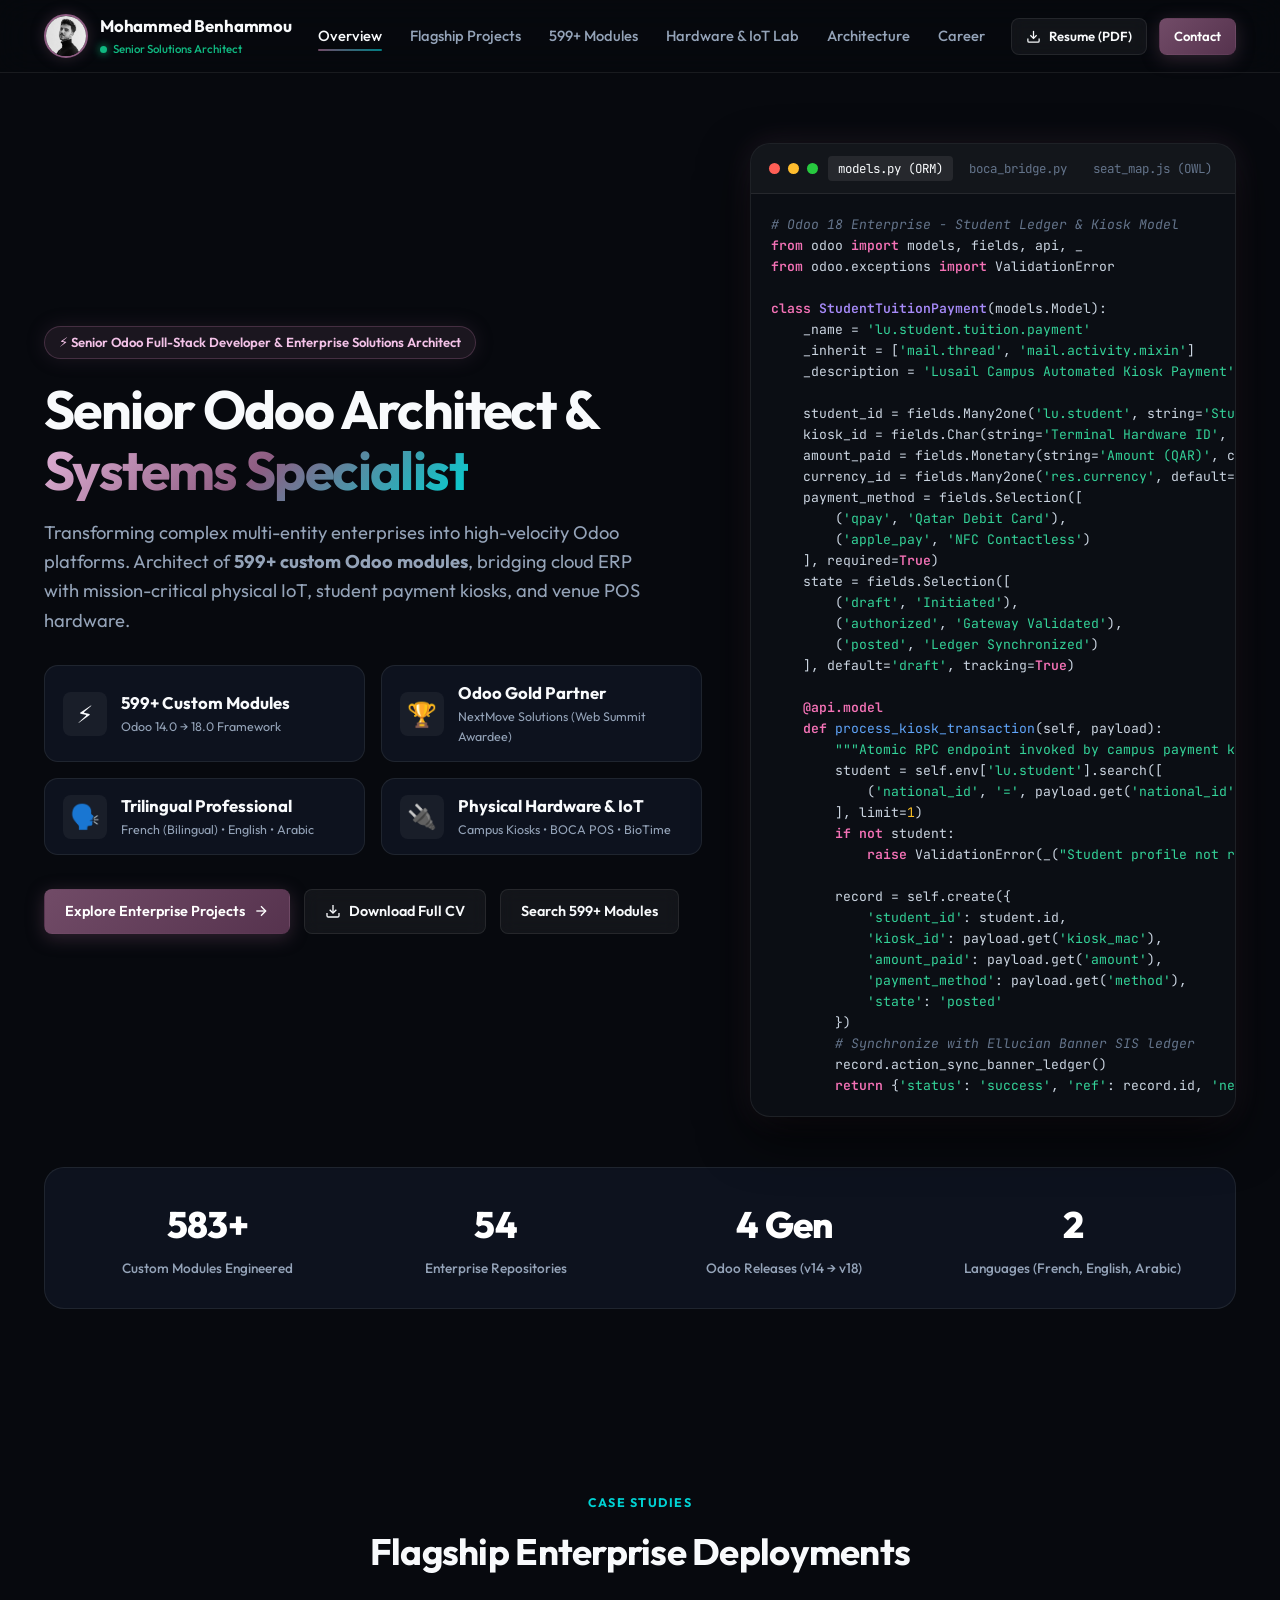
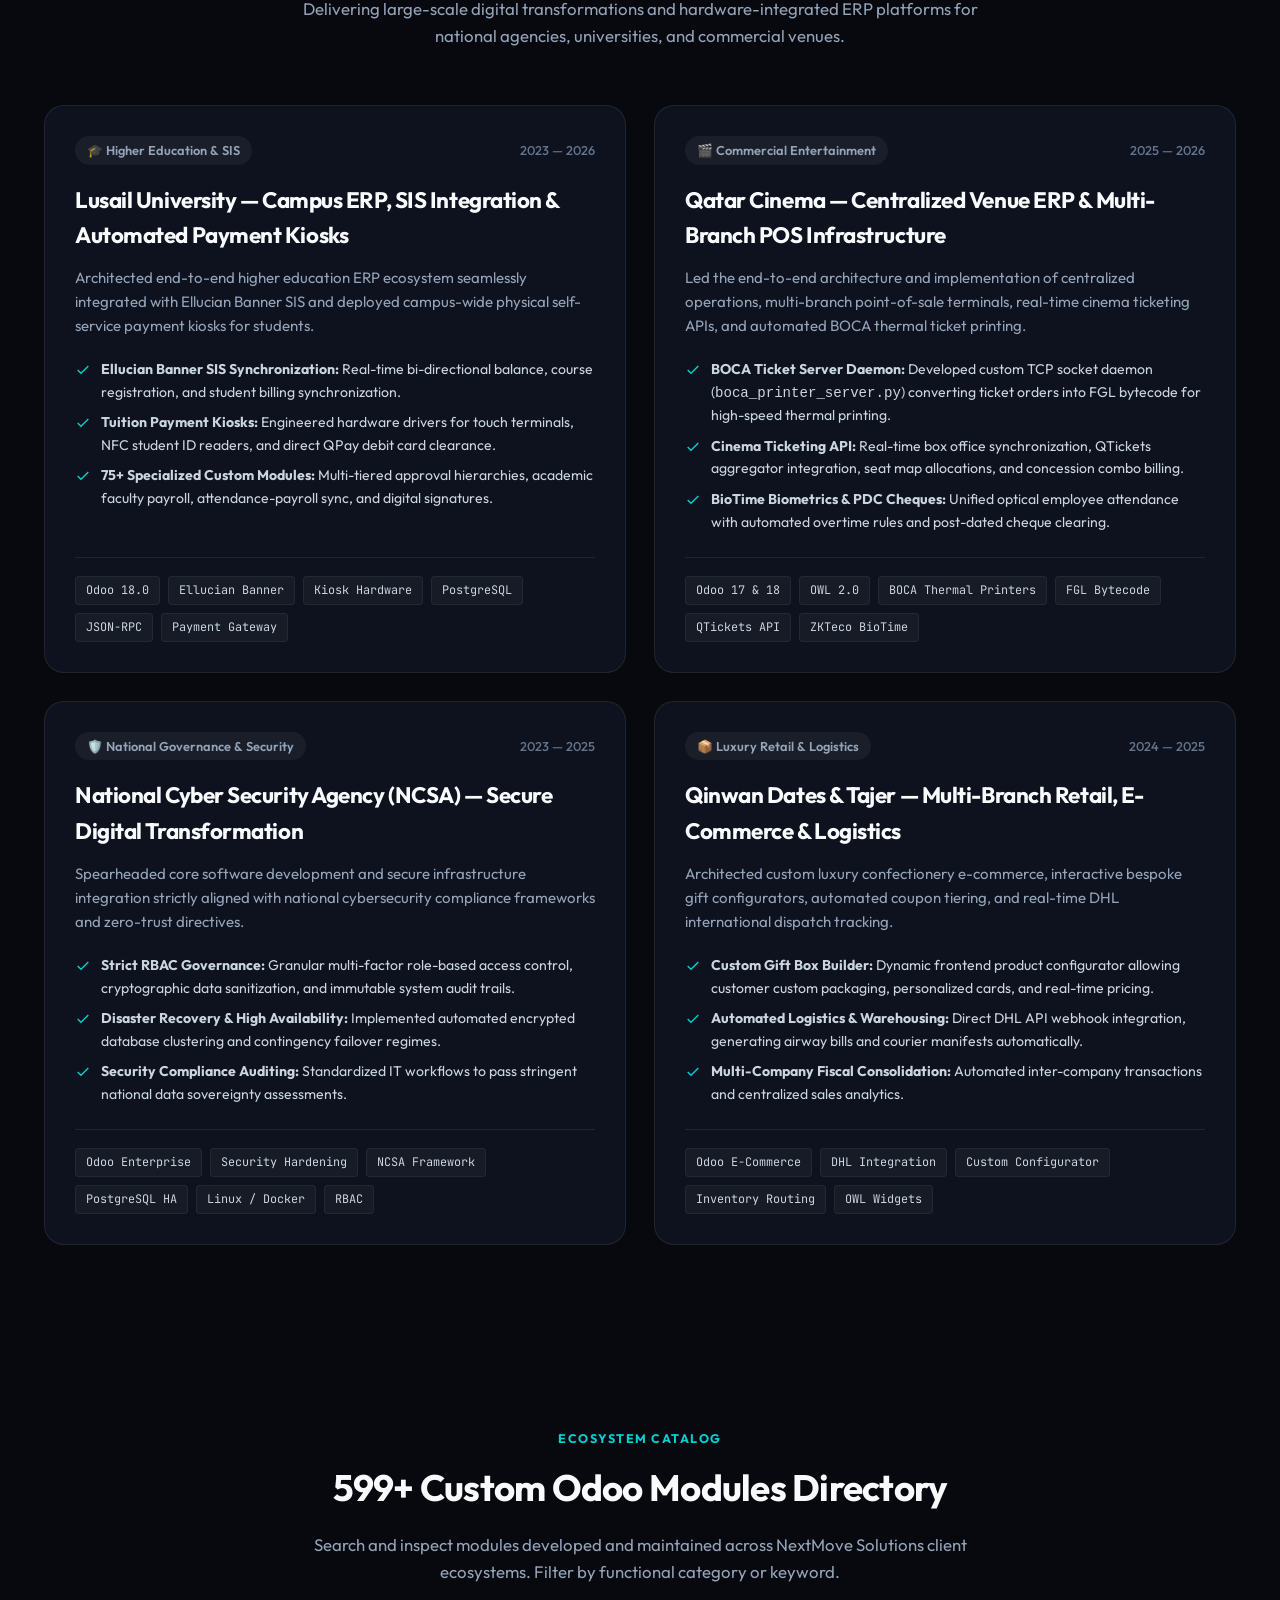
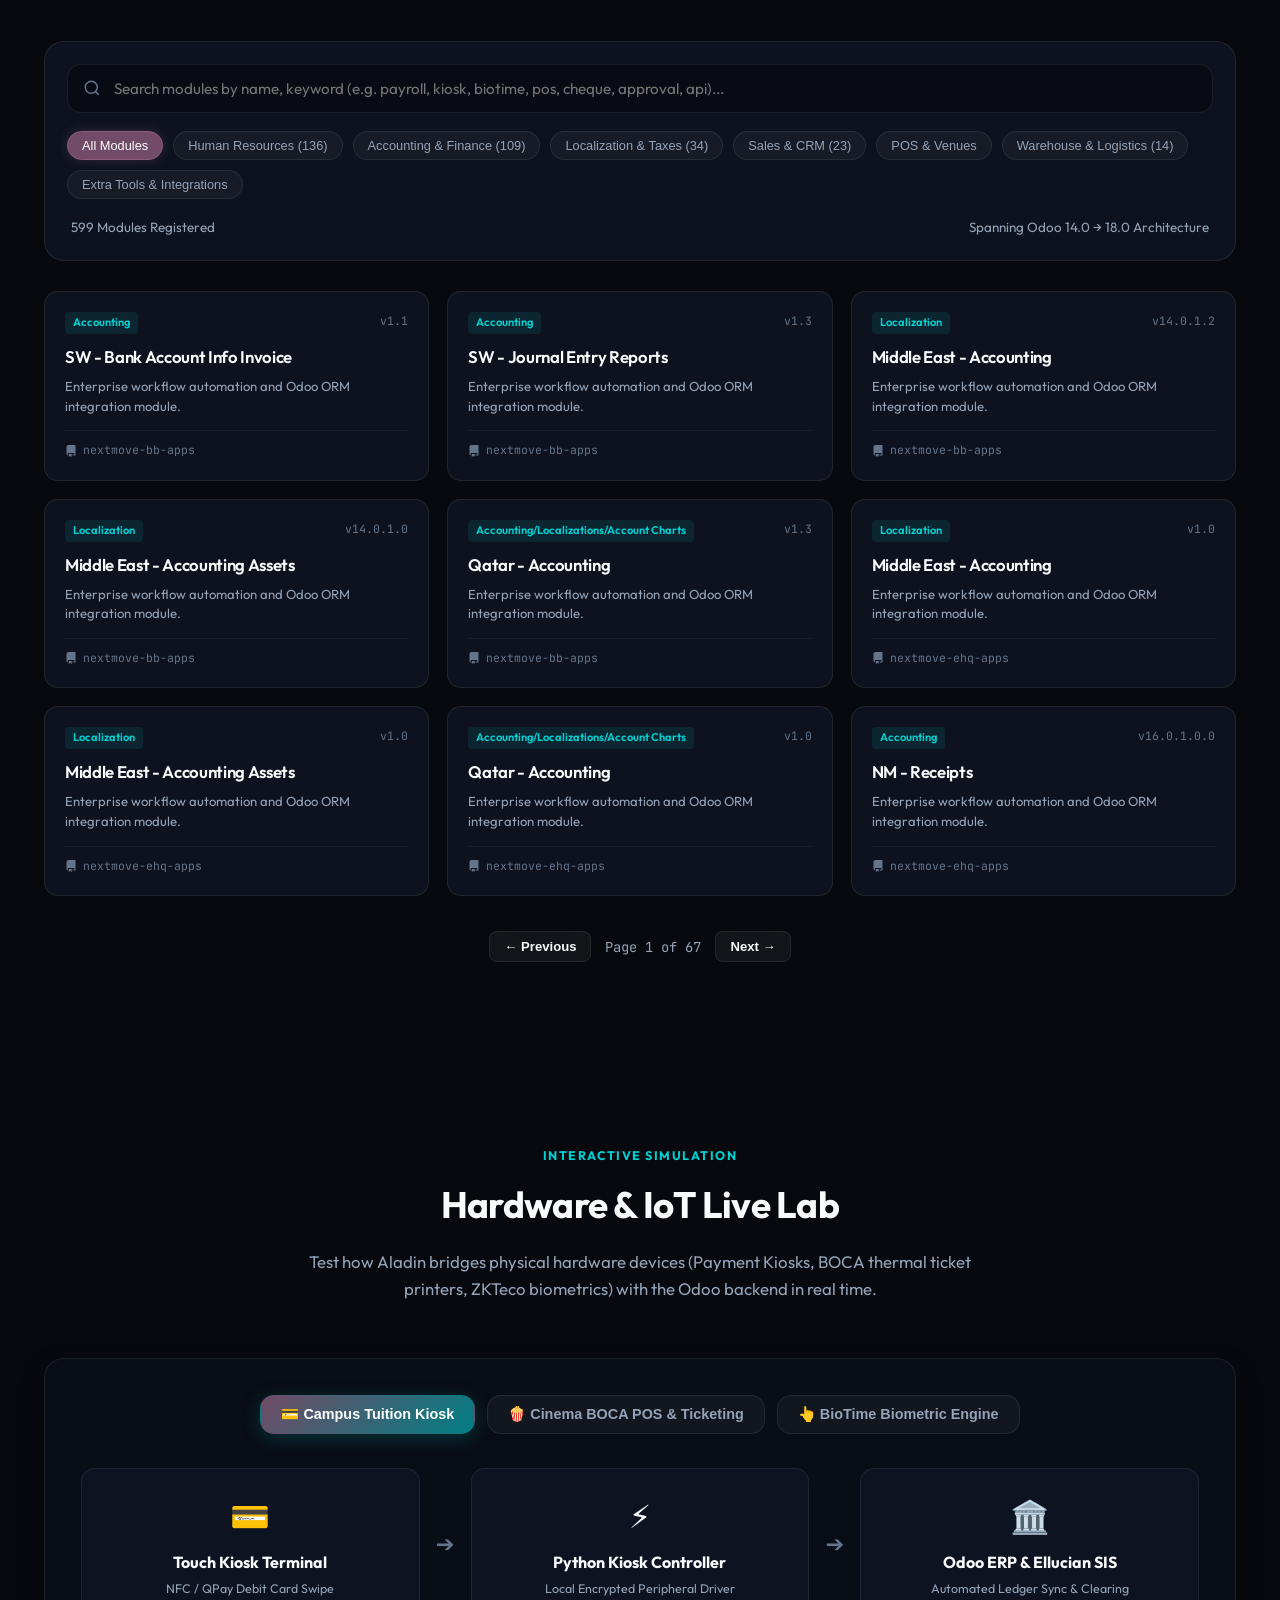
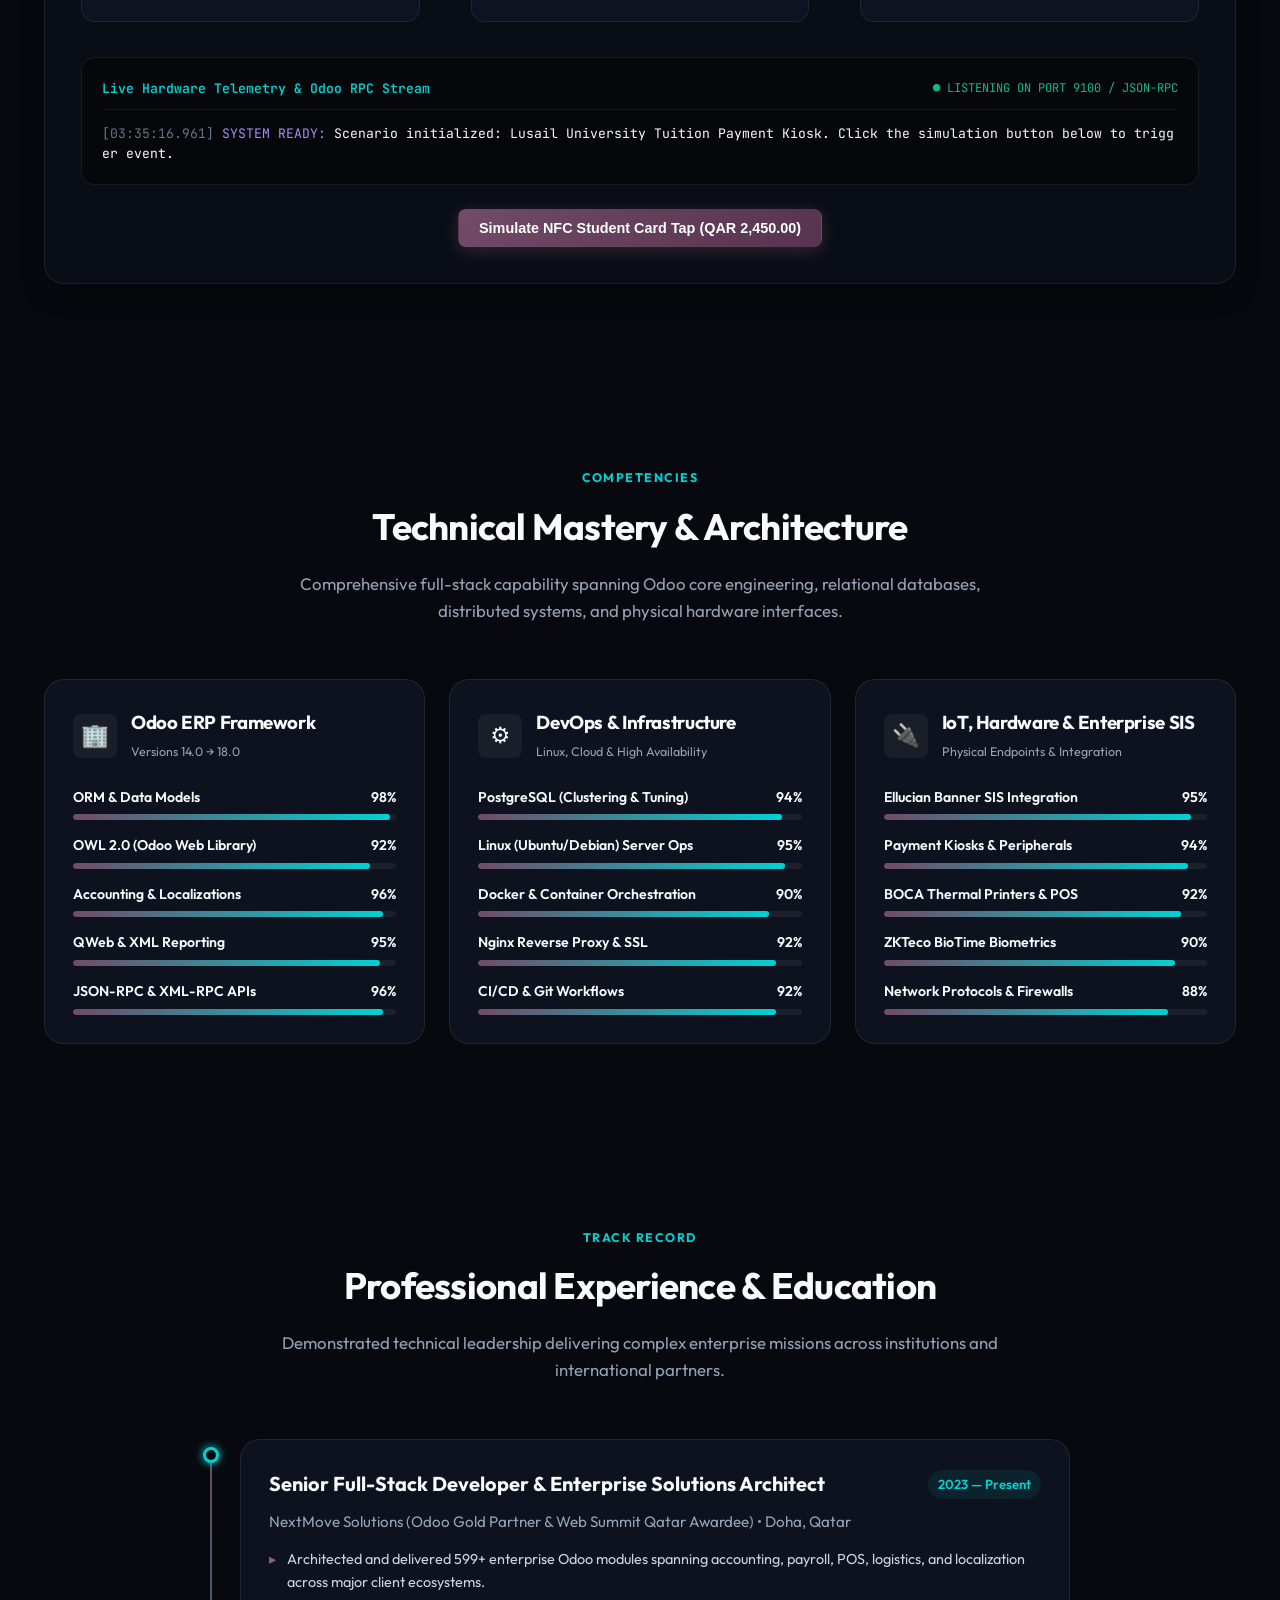
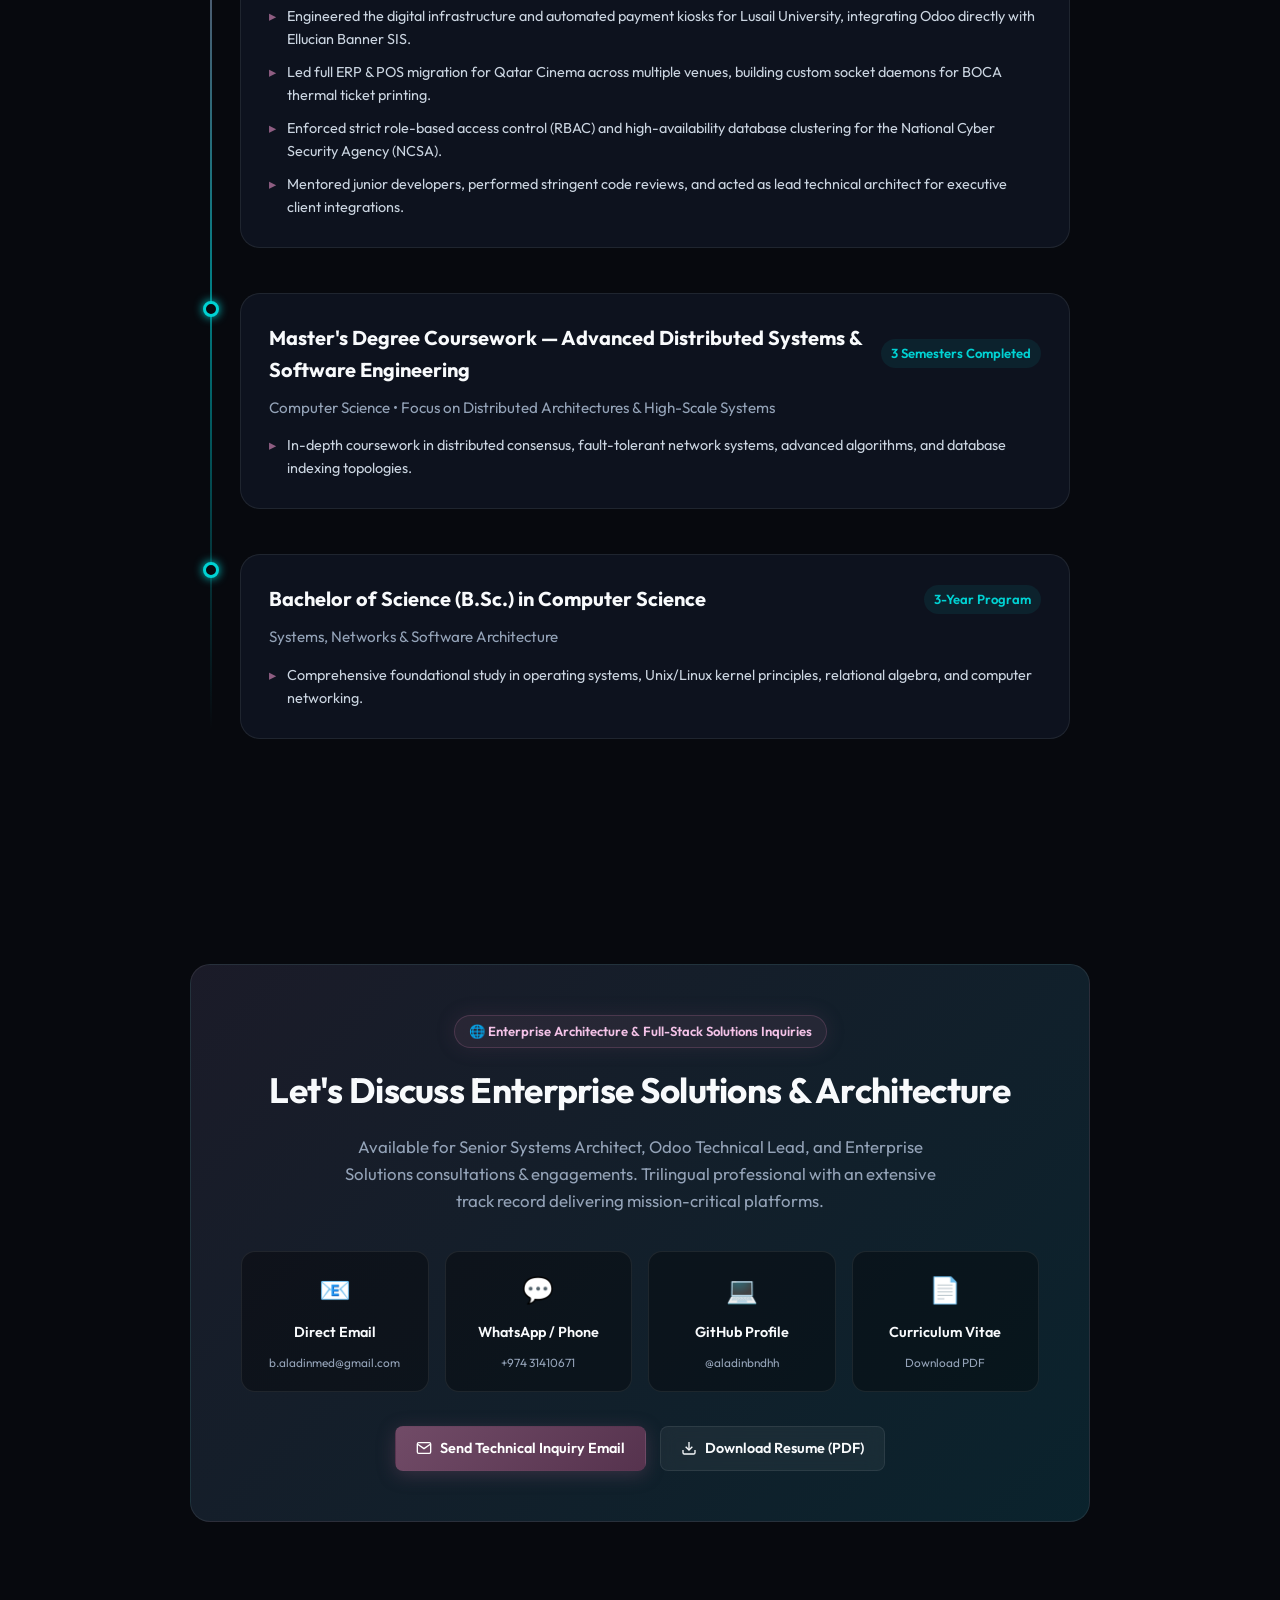
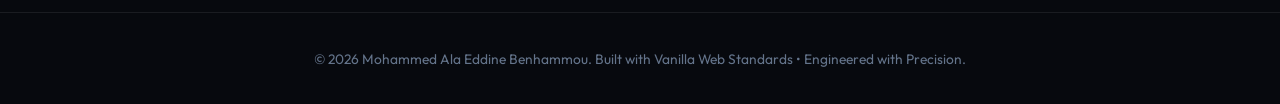
<file: index.html>
<!DOCTYPE html>
<html lang="en">
<head>
  <meta charset="UTF-8">
  <meta name="viewport" content="width=device-width, initial-scale=1.0">
  <title>Mohammed Ala Eddine Benhammou | Senior Odoo Architect & Solutions Specialist</title>
  <meta name="description" content="Senior Odoo Full-Stack Developer & Enterprise Solutions Architect with 599+ custom modules. Specialized in Odoo 14-18, OWL, Ellucian Banner SIS, hardware payment kiosks, and POS infrastructure.">
  <meta name="keywords" content="Odoo Solutions Architect, Mohammed Ala Eddine Benhammou, Odoo 18, OWL, Python Odoo, Odoo Gold Partner, Ellucian Banner, BOCA POS, Enterprise ERP">
  
  <!-- Google Fonts -->
  <link rel="preconnect" href="https://fonts.googleapis.com">
  <link rel="preconnect" href="https://fonts.gstatic.com" crossorigin>
  <link href="https://fonts.googleapis.com/css2?family=JetBrains+Mono:wght@400;500;600&family=Outfit:wght@400;500;600;700;800&family=Inter:wght@400;500;600&display=swap" rel="stylesheet">
  
  <!-- Stylesheet -->
  <link rel="stylesheet" href="style.css">
</head>
<body>

  <!-- Ambient Glowing Background Orbs -->
  <div class="ambient-bg" aria-hidden="true">
    <div class="glow-orb orb-1"></div>
    <div class="glow-orb orb-2"></div>
    <div class="glow-orb orb-3"></div>
  </div>

  <!-- Sticky Navigation Bar -->
  <nav class="site-nav" id="main-nav">
    <div class="container nav-container">
      <a href="#overview" class="nav-brand" aria-label="Mohammed Ala Eddine Benhammou Home">
        <img src="assets/avatar.jpg" alt="Mohammed Benhammou" class="nav-avatar" onerror="this.src='https://avatars.githubusercontent.com/u/130122061?v=4'">
        <div class="brand-text">
          <span class="brand-name">Mohammed Benhammou</span>
          <span class="brand-status"><span class="pulse-dot"></span> Senior Solutions Architect</span>
        </div>
      </a>

      <ul class="nav-links">
        <li><a href="#overview" class="nav-link active">Overview</a></li>
        <li><a href="#projects" class="nav-link">Flagship Projects</a></li>
        <li><a href="#modules" class="nav-link">599+ Modules</a></li>
        <li><a href="#iot-lab" class="nav-link">Hardware & IoT Lab</a></li>
        <li><a href="#skills" class="nav-link">Architecture</a></li>
        <li><a href="#experience" class="nav-link">Career</a></li>
      </ul>

      <div class="nav-actions">
        <a href="assets/Mohammed_Ala_Eddine_Benhammou_Resume.pdf" download class="btn btn-secondary btn-sm" id="btn-nav-cv">
          <svg width="15" height="15" viewBox="0 0 24 24" fill="none" stroke="currentColor" stroke-width="2"><path d="M21 15v4a2 2 0 0 1-2 2H5a2 2 0 0 1-2-2v-4"/><polyline points="7 10 12 15 17 10"/><line x1="12" y1="15" x2="12" y2="3"/></svg>
          Resume (PDF)
        </a>
        <a href="#contact" class="btn btn-primary btn-sm" id="btn-nav-contact">Contact</a>
        <button class="mobile-toggle" id="mobile-toggle-btn" aria-label="Toggle navigation menu" aria-expanded="false">
          <span class="hamburger-bar"></span>
          <span class="hamburger-bar"></span>
          <span class="hamburger-bar"></span>
        </button>
      </div>
    </div>
  </nav>

  <!-- Hero Section -->
  <section class="hero-section" id="overview">
    <div class="container">
      <div class="hero-grid">
        <div class="hero-content">
          <div class="badge-pill">
            <span>⚡ Senior Odoo Full-Stack Developer & Enterprise Solutions Architect</span>
          </div>
          <h1>
            Senior Odoo Architect & <span class="odoo-gradient-text">Systems Specialist</span>
          </h1>
          <p class="hero-subtitle">
            Transforming complex multi-entity enterprises into high-velocity Odoo platforms. Architect of <strong>599+ custom Odoo modules</strong>, bridging cloud ERP with mission-critical physical IoT, student payment kiosks, and venue POS hardware.
          </p>

          <div class="hero-highlights">
            <div class="highlight-box">
              <div class="highlight-icon">⚡</div>
              <div class="highlight-text">
                <strong>599+ Custom Modules</strong>
                <span>Odoo 14.0 → 18.0 Framework</span>
              </div>
            </div>
            <div class="highlight-box">
              <div class="highlight-icon">🏆</div>
              <div class="highlight-text">
                <strong>Odoo Gold Partner</strong>
                <span>NextMove Solutions (Web Summit Awardee)</span>
              </div>
            </div>
            <div class="highlight-box">
              <div class="highlight-icon">🗣️</div>
              <div class="highlight-text">
                <strong>Trilingual Professional</strong>
                <span>French (Bilingual) • English • Arabic</span>
              </div>
            </div>
            <div class="highlight-box">
              <div class="highlight-icon">🔌</div>
              <div class="highlight-text">
                <strong>Physical Hardware & IoT</strong>
                <span>Campus Kiosks • BOCA POS • BioTime</span>
              </div>
            </div>
          </div>

          <div class="hero-cta">
            <a href="#projects" class="btn btn-primary" id="btn-hero-projects">
              Explore Enterprise Projects
              <svg width="16" height="16" viewBox="0 0 24 24" fill="none" stroke="currentColor" stroke-width="2"><line x1="5" y1="12" x2="19" y2="12"/><polyline points="12 5 19 12 12 19"/></svg>
            </a>
            <a href="assets/Mohammed_Ala_Eddine_Benhammou_Resume.pdf" download class="btn btn-secondary" id="btn-hero-resume">
              <svg width="16" height="16" viewBox="0 0 24 24" fill="none" stroke="currentColor" stroke-width="2"><path d="M21 15v4a2 2 0 0 1-2 2H5a2 2 0 0 1-2-2v-4"/><polyline points="7 10 12 15 17 10"/><line x1="12" y1="15" x2="12" y2="3"/></svg>
              Download Full CV
            </a>
            <a href="#modules" class="btn btn-secondary" id="btn-hero-modules">
              Search 599+ Modules
            </a>
          </div>
        </div>

        <!-- Hero Interactive Code Sandbox Terminal -->
        <div class="hero-visual">
          <div class="terminal-window">
            <div class="terminal-header">
              <div class="terminal-dots">
                <span class="dot dot-red"></span>
                <span class="dot dot-yellow"></span>
                <span class="dot dot-green"></span>
              </div>
              <div class="terminal-tabs">
                <button class="tab-btn active" data-tab="model" id="tab-model">models.py (ORM)</button>
                <button class="tab-btn" data-tab="kiosk" id="tab-kiosk">boca_bridge.py</button>
                <button class="tab-btn" data-tab="owl" id="tab-owl">seat_map.js (OWL)</button>
              </div>
            </div>
            <pre class="terminal-body" id="terminal-code-content"><span class="code-comment"># Odoo 18 Enterprise - Student Ledger & Kiosk Model</span>
<span class="code-keyword">from</span> odoo <span class="code-keyword">import</span> models, fields, api, _
<span class="code-keyword">from</span> odoo.exceptions <span class="code-keyword">import</span> ValidationError

<span class="code-keyword">class</span> <span class="code-class">StudentTuitionPayment</span>(models.Model):
    _name = <span class="code-str">'lu.student.tuition.payment'</span>
    _inherit = [<span class="code-str">'mail.thread'</span>, <span class="code-str">'mail.activity.mixin'</span>]
    _description = <span class="code-str">'Lusail Campus Automated Kiosk Payment'</span>

    student_id = fields.Many2one(<span class="code-str">'lu.student'</span>, string=<span class="code-str">'Student'</span>, required=<span class="code-keyword">True</span>, index=<span class="code-keyword">True</span>)
    kiosk_id = fields.Char(string=<span class="code-str">'Terminal Hardware ID'</span>, readonly=<span class="code-keyword">True</span>)
    amount_paid = fields.Monetary(string=<span class="code-str">'Amount (QAR)'</span>, currency_field=<span class="code-str">'currency_id'</span>)
    currency_id = fields.Many2one(<span class="code-str">'res.currency'</span>, default=<span class="code-keyword">lambda</span> self: self.env.company.currency_id)
    payment_method = fields.Selection([
        (<span class="code-str">'qpay'</span>, <span class="code-str">'Qatar Debit Card'</span>),
        (<span class="code-str">'apple_pay'</span>, <span class="code-str">'NFC Contactless'</span>)
    ], required=<span class="code-keyword">True</span>)
    state = fields.Selection([
        (<span class="code-str">'draft'</span>, <span class="code-str">'Initiated'</span>),
        (<span class="code-str">'authorized'</span>, <span class="code-str">'Gateway Validated'</span>),
        (<span class="code-str">'posted'</span>, <span class="code-str">'Ledger Synchronized'</span>)
    ], default=<span class="code-str">'draft'</span>, tracking=<span class="code-keyword">True</span>)

    <span class="code-keyword">@api.model</span>
    <span class="code-keyword">def</span> <span class="code-fn">process_kiosk_transaction</span>(self, payload):
        <span class="code-str">"""Atomic RPC endpoint invoked by campus payment kiosks"""</span>
        student = self.env[<span class="code-str">'lu.student'</span>].search([
            (<span class="code-str">'national_id'</span>, <span class="code-str">'='</span>, payload.get(<span class="code-str">'national_id'</span>))
        ], limit=<span class="code-num">1</span>)
        <span class="code-keyword">if</span> <span class="code-keyword">not</span> student:
            <span class="code-keyword">raise</span> ValidationError(_(<span class="code-str">"Student profile not registered."</span>))
        
        record = self.create({
            <span class="code-str">'student_id'</span>: student.id,
            <span class="code-str">'kiosk_id'</span>: payload.get(<span class="code-str">'kiosk_mac'</span>),
            <span class="code-str">'amount_paid'</span>: payload.get(<span class="code-str">'amount'</span>),
            <span class="code-str">'payment_method'</span>: payload.get(<span class="code-str">'method'</span>),
            <span class="code-str">'state'</span>: <span class="code-str">'posted'</span>
        })
        <span class="code-comment"># Synchronize with Ellucian Banner SIS ledger</span>
        record.action_sync_banner_ledger()
        <span class="code-keyword">return</span> {<span class="code-str">'status'</span>: <span class="code-str">'success'</span>, <span class="code-str">'ref'</span>: record.id, <span class="code-str">'new_balance'</span>: student.balance}</pre>
          </div>
        </div>
      </div>

      <!-- Metrics Banner Strip -->
      <div class="metrics-strip">
        <div class="metric-item">
          <span class="count" data-target="599" data-suffix="+">599+</span>
          <span class="label">Custom Modules Engineered</span>
        </div>
        <div class="metric-item">
          <span class="count" data-target="56" data-suffix="">56</span>
          <span class="label">Enterprise Repositories</span>
        </div>
        <div class="metric-item">
          <span class="count" data-target="5" data-suffix=" Gen">5 Gen</span>
          <span class="label">Odoo Releases (v14 → v18)</span>
        </div>
        <div class="metric-item">
          <span class="count" data-target="3" data-suffix="">3</span>
          <span class="label">Languages (French, English, Arabic)</span>
        </div>
      </div>
    </div>
  </section>

  <!-- Flagship Enterprise Projects -->
  <section id="projects">
    <div class="container">
      <div class="section-header">
        <span class="section-tag">Case Studies</span>
        <h2 class="section-title">Flagship Enterprise Deployments</h2>
        <p class="section-desc">Delivering large-scale digital transformations and hardware-integrated ERP platforms for national agencies, universities, and commercial venues.</p>
      </div>

      <div class="projects-grid">
        <!-- Lusail University -->
        <div class="project-card">
          <div>
            <div class="project-meta">
              <span class="client-badge">🎓 Higher Education & SIS</span>
              <span class="project-year">2023 — 2026</span>
            </div>
            <h3 class="project-title">Lusail University — Campus ERP, SIS Integration & Automated Payment Kiosks</h3>
            <p class="project-desc">Architected end-to-end higher education ERP ecosystem seamlessly integrated with Ellucian Banner SIS and deployed campus-wide physical self-service payment kiosks for students.</p>
            <ul class="project-highlights">
              <li>
                <svg width="16" height="16" viewBox="0 0 24 24" fill="none" stroke="currentColor" stroke-width="2"><polyline points="20 6 9 17 4 12"/></svg>
                <span><strong>Ellucian Banner SIS Synchronization:</strong> Real-time bi-directional balance, course registration, and student billing synchronization.</span>
              </li>
              <li>
                <svg width="16" height="16" viewBox="0 0 24 24" fill="none" stroke="currentColor" stroke-width="2"><polyline points="20 6 9 17 4 12"/></svg>
                <span><strong>Tuition Payment Kiosks:</strong> Engineered hardware drivers for touch terminals, NFC student ID readers, and direct QPay debit card clearance.</span>
              </li>
              <li>
                <svg width="16" height="16" viewBox="0 0 24 24" fill="none" stroke="currentColor" stroke-width="2"><polyline points="20 6 9 17 4 12"/></svg>
                <span><strong>75+ Specialized Custom Modules:</strong> Multi-tiered approval hierarchies, academic faculty payroll, attendance-payroll sync, and digital signatures.</span>
              </li>
            </ul>
          </div>
          <div class="tech-tags">
            <span class="tech-tag">Odoo 18.0</span>
            <span class="tech-tag">Ellucian Banner</span>
            <span class="tech-tag">Kiosk Hardware</span>
            <span class="tech-tag">PostgreSQL</span>
            <span class="tech-tag">JSON-RPC</span>
            <span class="tech-tag">Payment Gateway</span>
          </div>
        </div>

        <!-- Qatar Cinema -->
        <div class="project-card">
          <div>
            <div class="project-meta">
              <span class="client-badge">🎬 Commercial Entertainment</span>
              <span class="project-year">2025 — 2026</span>
            </div>
            <h3 class="project-title">Qatar Cinema — Centralized Venue ERP & Multi-Branch POS Infrastructure</h3>
            <p class="project-desc">Led the end-to-end architecture and implementation of centralized operations, multi-branch point-of-sale terminals, real-time cinema ticketing APIs, and automated BOCA thermal ticket printing.</p>
            <ul class="project-highlights">
              <li>
                <svg width="16" height="16" viewBox="0 0 24 24" fill="none" stroke="currentColor" stroke-width="2"><polyline points="20 6 9 17 4 12"/></svg>
                <span><strong>BOCA Ticket Server Daemon:</strong> Developed custom TCP socket daemon (<code style="font-family: monospace;">boca_printer_server.py</code>) converting ticket orders into FGL bytecode for high-speed thermal printing.</span>
              </li>
              <li>
                <svg width="16" height="16" viewBox="0 0 24 24" fill="none" stroke="currentColor" stroke-width="2"><polyline points="20 6 9 17 4 12"/></svg>
                <span><strong>Cinema Ticketing API:</strong> Real-time box office synchronization, QTickets aggregator integration, seat map allocations, and concession combo billing.</span>
              </li>
              <li>
                <svg width="16" height="16" viewBox="0 0 24 24" fill="none" stroke="currentColor" stroke-width="2"><polyline points="20 6 9 17 4 12"/></svg>
                <span><strong>BioTime Biometrics & PDC Cheques:</strong> Unified optical employee attendance with automated overtime rules and post-dated cheque clearing.</span>
              </li>
            </ul>
          </div>
          <div class="tech-tags">
            <span class="tech-tag">Odoo 17 & 18</span>
            <span class="tech-tag">OWL 2.0</span>
            <span class="tech-tag">BOCA Thermal Printers</span>
            <span class="tech-tag">FGL Bytecode</span>
            <span class="tech-tag">QTickets API</span>
            <span class="tech-tag">ZKTeco BioTime</span>
          </div>
        </div>

        <!-- National Cyber Security Agency -->
        <div class="project-card">
          <div>
            <div class="project-meta">
              <span class="client-badge">🛡️ National Governance & Security</span>
              <span class="project-year">2023 — 2025</span>
            </div>
            <h3 class="project-title">National Cyber Security Agency (NCSA) — Secure Digital Transformation</h3>
            <p class="project-desc">Spearheaded core software development and secure infrastructure integration strictly aligned with national cybersecurity compliance frameworks and zero-trust directives.</p>
            <ul class="project-highlights">
              <li>
                <svg width="16" height="16" viewBox="0 0 24 24" fill="none" stroke="currentColor" stroke-width="2"><polyline points="20 6 9 17 4 12"/></svg>
                <span><strong>Strict RBAC Governance:</strong> Granular multi-factor role-based access control, cryptographic data sanitization, and immutable system audit trails.</span>
              </li>
              <li>
                <svg width="16" height="16" viewBox="0 0 24 24" fill="none" stroke="currentColor" stroke-width="2"><polyline points="20 6 9 17 4 12"/></svg>
                <span><strong>Disaster Recovery & High Availability:</strong> Implemented automated encrypted database clustering and contingency failover regimes.</span>
              </li>
              <li>
                <svg width="16" height="16" viewBox="0 0 24 24" fill="none" stroke="currentColor" stroke-width="2"><polyline points="20 6 9 17 4 12"/></svg>
                <span><strong>Security Compliance Auditing:</strong> Standardized IT workflows to pass stringent national data sovereignty assessments.</span>
              </li>
            </ul>
          </div>
          <div class="tech-tags">
            <span class="tech-tag">Odoo Enterprise</span>
            <span class="tech-tag">Security Hardening</span>
            <span class="tech-tag">NCSA Framework</span>
            <span class="tech-tag">PostgreSQL HA</span>
            <span class="tech-tag">Linux / Docker</span>
            <span class="tech-tag">RBAC</span>
          </div>
        </div>

        <!-- Qinwan Dates & Enterprise Supply Chain -->
        <div class="project-card">
          <div>
            <div class="project-meta">
              <span class="client-badge">📦 Luxury Retail & Logistics</span>
              <span class="project-year">2024 — 2025</span>
            </div>
            <h3 class="project-title">Qinwan Dates & Tajer — Multi-Branch Retail, E-Commerce & Logistics</h3>
            <p class="project-desc">Architected custom luxury confectionery e-commerce, interactive bespoke gift configurators, automated coupon tiering, and real-time DHL international dispatch tracking.</p>
            <ul class="project-highlights">
              <li>
                <svg width="16" height="16" viewBox="0 0 24 24" fill="none" stroke="currentColor" stroke-width="2"><polyline points="20 6 9 17 4 12"/></svg>
                <span><strong>Custom Gift Box Builder:</strong> Dynamic frontend product configurator allowing customer custom packaging, personalized cards, and real-time pricing.</span>
              </li>
              <li>
                <svg width="16" height="16" viewBox="0 0 24 24" fill="none" stroke="currentColor" stroke-width="2"><polyline points="20 6 9 17 4 12"/></svg>
                <span><strong>Automated Logistics & Warehousing:</strong> Direct DHL API webhook integration, generating airway bills and courier manifests automatically.</span>
              </li>
              <li>
                <svg width="16" height="16" viewBox="0 0 24 24" fill="none" stroke="currentColor" stroke-width="2"><polyline points="20 6 9 17 4 12"/></svg>
                <span><strong>Multi-Company Fiscal Consolidation:</strong> Automated inter-company transactions and centralized sales analytics.</span>
              </li>
            </ul>
          </div>
          <div class="tech-tags">
            <span class="tech-tag">Odoo E-Commerce</span>
            <span class="tech-tag">DHL Integration</span>
            <span class="tech-tag">Custom Configurator</span>
            <span class="tech-tag">Inventory Routing</span>
            <span class="tech-tag">OWL Widgets</span>
          </div>
        </div>
      </div>
    </div>
  </section>

  <!-- Interactive 599+ Module Directory -->
  <section id="modules">
    <div class="container">
      <div class="section-header">
        <span class="section-tag">Ecosystem Catalog</span>
        <h2 class="section-title">599+ Custom Odoo Modules Directory</h2>
        <p class="section-desc">Search and inspect modules developed and maintained across NextMove Solutions client ecosystems. Filter by functional category or keyword.</p>
      </div>

      <div class="directory-controls">
        <div class="search-box-wrap">
          <svg class="search-icon" width="18" height="18" viewBox="0 0 24 24" fill="none" stroke="currentColor" stroke-width="2"><circle cx="11" cy="11" r="8"/><line x1="21" y1="21" x2="16.65" y2="16.65"/></svg>
          <input type="text" id="module-search-input" class="module-search-input" placeholder="Search modules by name, keyword (e.g. payroll, kiosk, biotime, pos, cheque, approval, api)...">
        </div>

        <div class="category-filter-chips">
          <button class="filter-chip active" data-category="all" id="chip-all">All Modules</button>
          <button class="filter-chip" data-category="Human Resources" id="chip-hr">Human Resources (136)</button>
          <button class="filter-chip" data-category="Accounting" id="chip-acc">Accounting & Finance (109)</button>
          <button class="filter-chip" data-category="Localization" id="chip-loc">Localization & Taxes (34)</button>
          <button class="filter-chip" data-category="Sales" id="chip-sales">Sales & CRM (23)</button>
          <button class="filter-chip" data-category="Point of Sale" id="chip-pos">POS & Venues</button>
          <button class="filter-chip" data-category="Warehouse" id="chip-wh">Warehouse & Logistics (14)</button>
          <button class="filter-chip" data-category="Extra Tools" id="chip-tools">Extra Tools & Integrations</button>
        </div>

        <div class="module-stats-bar">
          <span id="module-total-count">Loading module registry...</span>
          <span>Spanning Odoo 14.0 → 18.0 Architecture</span>
        </div>
      </div>

      <!-- Module Cards Grid -->
      <div class="modules-grid" id="modules-grid-container">
        <!-- Rendered dynamically by app.js -->
      </div>

      <!-- Pagination -->
      <div class="pagination-controls">
        <button class="btn btn-secondary btn-sm" id="page-prev" disabled>← Previous</button>
        <span id="page-indicator" style="font-size: 0.86rem; color: var(--text-muted); font-family: var(--font-mono);">Page 1 of 67</span>
        <button class="btn btn-secondary btn-sm" id="page-next">Next →</button>
      </div>
    </div>
  </section>

  <!-- Interactive Hardware & IoT Lab Demo -->
  <section id="iot-lab">
    <div class="container">
      <div class="section-header">
        <span class="section-tag">Interactive Simulation</span>
        <h2 class="section-title">Hardware & IoT Live Lab</h2>
        <p class="section-desc">Test how Aladin bridges physical hardware devices (Payment Kiosks, BOCA thermal ticket printers, ZKTeco biometrics) with the Odoo backend in real time.</p>
      </div>

      <div class="lab-card">
        <div class="lab-modes">
          <button class="lab-mode-btn active" data-mode="kiosk" id="mode-kiosk">
            <span>💳 Campus Tuition Kiosk</span>
          </button>
          <button class="lab-mode-btn" data-mode="pos" id="mode-pos">
            <span>🍿 Cinema BOCA POS & Ticketing</span>
          </button>
          <button class="lab-mode-btn" data-mode="biotime" id="mode-biotime">
            <span>👆 BioTime Biometric Engine</span>
          </button>
        </div>

        <!-- 3-Node Visual Pipeline -->
        <div class="lab-pipeline">
          <div class="pipeline-node" id="node-1">
            <span class="node-icon">💳</span>
            <div class="node-title">Touch Kiosk Terminal</div>
            <div class="node-desc">NFC / QPay Debit Card Swipe</div>
          </div>

          <div class="pipeline-connector">➔</div>

          <div class="pipeline-node" id="node-2">
            <span class="node-icon">⚡</span>
            <div class="node-title">Python Kiosk Controller</div>
            <div class="node-desc">Local Encrypted Peripheral Driver</div>
          </div>

          <div class="pipeline-connector">➔</div>

          <div class="pipeline-node" id="node-3">
            <span class="node-icon">🏛️</span>
            <div class="node-title">Odoo ERP & Ellucian SIS</div>
            <div class="node-desc">Automated Ledger Sync & Clearing</div>
          </div>
        </div>

        <!-- Live Simulated Console -->
        <div class="lab-console">
          <div class="console-header">
            <span class="console-title">Live Hardware Telemetry & Odoo RPC Stream</span>
            <span style="color: var(--accent-green); font-size: 0.75rem;">● LISTENING ON PORT 9100 / JSON-RPC</span>
          </div>
          <div class="console-logs" id="console-logs">
            <!-- Simulated logs stream here -->
          </div>
        </div>

        <div class="lab-actions">
          <button class="btn btn-primary" id="lab-action-btn">
            Simulate NFC Student Card Tap (QAR 2,450.00)
          </button>
        </div>
      </div>
    </div>
  </section>

  <!-- Technical Skills & Architecture Matrix -->
  <section id="skills">
    <div class="container">
      <div class="section-header">
        <span class="section-tag">Competencies</span>
        <h2 class="section-title">Technical Mastery & Architecture</h2>
        <p class="section-desc">Comprehensive full-stack capability spanning Odoo core engineering, relational databases, distributed systems, and physical hardware interfaces.</p>
      </div>

      <div class="skills-grid">
        <!-- Odoo Core -->
        <div class="skill-category-card">
          <div class="skill-cat-header">
            <div class="cat-icon-wrap">🏢</div>
            <div>
              <h3>Odoo ERP Framework</h3>
              <span style="font-size: 0.78rem; color: var(--text-muted);">Versions 14.0 → 18.0</span>
            </div>
          </div>
          <ul class="skill-items">
            <li>
              <div class="skill-item-header"><span>ORM & Data Models</span><span>98%</span></div>
              <div class="skill-bar"><div class="skill-fill" style="width: 98%;"></div></div>
            </li>
            <li>
              <div class="skill-item-header"><span>OWL 2.0 (Odoo Web Library)</span><span>92%</span></div>
              <div class="skill-bar"><div class="skill-fill" style="width: 92%;"></div></div>
            </li>
            <li>
              <div class="skill-item-header"><span>Accounting & Localizations</span><span>96%</span></div>
              <div class="skill-bar"><div class="skill-fill" style="width: 96%;"></div></div>
            </li>
            <li>
              <div class="skill-item-header"><span>QWeb & XML Reporting</span><span>95%</span></div>
              <div class="skill-bar"><div class="skill-fill" style="width: 95%;"></div></div>
            </li>
            <li>
              <div class="skill-item-header"><span>JSON-RPC & XML-RPC APIs</span><span>96%</span></div>
              <div class="skill-bar"><div class="skill-fill" style="width: 96%;"></div></div>
            </li>
          </ul>
        </div>

        <!-- Systems & DevOps -->
        <div class="skill-category-card">
          <div class="skill-cat-header">
            <div class="cat-icon-wrap">⚙️</div>
            <div>
              <h3>DevOps & Infrastructure</h3>
              <span style="font-size: 0.78rem; color: var(--text-muted);">Linux, Cloud & High Availability</span>
            </div>
          </div>
          <ul class="skill-items">
            <li>
              <div class="skill-item-header"><span>PostgreSQL (Clustering & Tuning)</span><span>94%</span></div>
              <div class="skill-bar"><div class="skill-fill" style="width: 94%;"></div></div>
            </li>
            <li>
              <div class="skill-item-header"><span>Linux (Ubuntu/Debian) Server Ops</span><span>95%</span></div>
              <div class="skill-bar"><div class="skill-fill" style="width: 95%;"></div></div>
            </li>
            <li>
              <div class="skill-item-header"><span>Docker & Container Orchestration</span><span>90%</span></div>
              <div class="skill-bar"><div class="skill-fill" style="width: 90%;"></div></div>
            </li>
            <li>
              <div class="skill-item-header"><span>Nginx Reverse Proxy & SSL</span><span>92%</span></div>
              <div class="skill-bar"><div class="skill-fill" style="width: 92%;"></div></div>
            </li>
            <li>
              <div class="skill-item-header"><span>CI/CD & Git Workflows</span><span>92%</span></div>
              <div class="skill-bar"><div class="skill-fill" style="width: 92%;"></div></div>
            </li>
          </ul>
        </div>

        <!-- Hardware & Integration -->
        <div class="skill-category-card">
          <div class="skill-cat-header">
            <div class="cat-icon-wrap">🔌</div>
            <div>
              <h3>IoT, Hardware & Enterprise SIS</h3>
              <span style="font-size: 0.78rem; color: var(--text-muted);">Physical Endpoints & Integration</span>
            </div>
          </div>
          <ul class="skill-items">
            <li>
              <div class="skill-item-header"><span>Ellucian Banner SIS Integration</span><span>95%</span></div>
              <div class="skill-bar"><div class="skill-fill" style="width: 95%;"></div></div>
            </li>
            <li>
              <div class="skill-item-header"><span>Payment Kiosks & Peripherals</span><span>94%</span></div>
              <div class="skill-bar"><div class="skill-fill" style="width: 94%;"></div></div>
            </li>
            <li>
              <div class="skill-item-header"><span>BOCA Thermal Printers & POS</span><span>92%</span></div>
              <div class="skill-bar"><div class="skill-fill" style="width: 92%;"></div></div>
            </li>
            <li>
              <div class="skill-item-header"><span>ZKTeco BioTime Biometrics</span><span>90%</span></div>
              <div class="skill-bar"><div class="skill-fill" style="width: 90%;"></div></div>
            </li>
            <li>
              <div class="skill-item-header"><span>Network Protocols & Firewalls</span><span>88%</span></div>
              <div class="skill-bar"><div class="skill-fill" style="width: 88%;"></div></div>
            </li>
          </ul>
        </div>
      </div>
    </div>
  </section>

  <!-- Career & Education Experience -->
  <section id="experience">
    <div class="container">
      <div class="section-header">
        <span class="section-tag">Track Record</span>
        <h2 class="section-title">Professional Experience & Education</h2>
        <p class="section-desc">Demonstrated technical leadership delivering complex enterprise missions across institutions and international partners.</p>
      </div>

      <div class="timeline">
        <!-- NextMove Solutions -->
        <div class="timeline-item">
          <div class="timeline-card">
            <div class="timeline-meta">
              <span class="timeline-role">Senior Full-Stack Developer & Enterprise Solutions Architect</span>
              <span class="timeline-date">2023 — Present</span>
            </div>
            <div class="timeline-org">
              <span>NextMove Solutions (Odoo Gold Partner & Web Summit Qatar Awardee) • Doha, Qatar</span>
            </div>
            <ul class="timeline-points">
              <li>Architected and delivered 599+ enterprise Odoo modules spanning accounting, payroll, POS, logistics, and localization across major client ecosystems.</li>
              <li>Engineered the digital infrastructure and automated payment kiosks for Lusail University, integrating Odoo directly with Ellucian Banner SIS.</li>
              <li>Led full ERP & POS migration for Qatar Cinema across multiple venues, building custom socket daemons for BOCA thermal ticket printing.</li>
              <li>Enforced strict role-based access control (RBAC) and high-availability database clustering for the National Cyber Security Agency (NCSA).</li>
              <li>Mentored junior developers, performed stringent code reviews, and acted as lead technical architect for executive client integrations.</li>
            </ul>
          </div>
        </div>

        <!-- Master's Degree -->
        <div class="timeline-item">
          <div class="timeline-card">
            <div class="timeline-meta">
              <span class="timeline-role">Master's Degree Coursework — Advanced Distributed Systems & Software Engineering</span>
              <span class="timeline-date">3 Semesters Completed</span>
            </div>
            <div class="timeline-org">
              <span>Computer Science • Focus on Distributed Architectures & High-Scale Systems</span>
            </div>
            <ul class="timeline-points">
              <li>In-depth coursework in distributed consensus, fault-tolerant network systems, advanced algorithms, and database indexing topologies.</li>
            </ul>
          </div>
        </div>

        <!-- Bachelor of Science -->
        <div class="timeline-item">
          <div class="timeline-card">
            <div class="timeline-meta">
              <span class="timeline-role">Bachelor of Science (B.Sc.) in Computer Science</span>
              <span class="timeline-date">3-Year Program</span>
            </div>
            <div class="timeline-org">
              <span>Systems, Networks & Software Architecture</span>
            </div>
            <ul class="timeline-points">
              <li>Comprehensive foundational study in operating systems, Unix/Linux kernel principles, relational algebra, and computer networking.</li>
            </ul>
          </div>
        </div>
      </div>
    </div>
  </section>

  <!-- Contact & Hiring Inquiries -->
  <section id="contact">
    <div class="container">
      <div class="contact-card">
        <div class="badge-pill" style="margin-bottom: 14px;">
          <span>🌐 Enterprise Architecture & Full-Stack Solutions Inquiries</span>
        </div>
        <h2>Let's Discuss Enterprise Solutions & Architecture</h2>
        <p>Available for Senior Systems Architect, Odoo Technical Lead, and Enterprise Solutions consultations & engagements. Trilingual professional with an extensive track record delivering mission-critical platforms.</p>

        <div class="contact-links-grid">
          <a href="mailto:b.aladinmed@gmail.com" class="contact-link-box" id="link-email">
            <span class="contact-link-icon">📧</span>
            <span class="contact-link-title">Direct Email</span>
            <span class="contact-link-val">b.aladinmed@gmail.com</span>
          </a>

          <a href="https://wa.me/97431410671" target="_blank" rel="noopener" class="contact-link-box" id="link-whatsapp">
            <span class="contact-link-icon">💬</span>
            <span class="contact-link-title">WhatsApp / Phone</span>
            <span class="contact-link-val">+974 31410671</span>
          </a>

          <a href="https://github.com/aladinbndhh" target="_blank" rel="noopener" class="contact-link-box" id="link-github">
            <span class="contact-link-icon">💻</span>
            <span class="contact-link-title">GitHub Profile</span>
            <span class="contact-link-val">@aladinbndhh</span>
          </a>

          <a href="assets/Mohammed_Ala_Eddine_Benhammou_Resume.pdf" download class="contact-link-box" id="link-resume">
            <span class="contact-link-icon">📄</span>
            <span class="contact-link-title">Curriculum Vitae</span>
            <span class="contact-link-val">Download PDF</span>
          </a>
        </div>

        <div style="display: flex; justify-content: center; gap: 14px; flex-wrap: wrap;">
          <a href="mailto:b.aladinmed@gmail.com?subject=Enterprise%20Solutions%20Inquiry%20-%20Mohammed%20Ala%20Eddine%20Benhammou" class="btn btn-primary" id="btn-email-cta">
            <svg width="16" height="16" viewBox="0 0 24 24" fill="none" stroke="currentColor" stroke-width="2"><path d="M4 4h16c1.1 0 2 .9 2 2v12c0 1.1-.9 2-2 2H4c-1.1 0-2-.9-2-2V6c0-1.1.9-2 2-2z"/><polyline points="22,6 12,13 2,6"/></svg>
            Send Technical Inquiry Email
          </a>
          <a href="assets/Mohammed_Ala_Eddine_Benhammou_Resume.pdf" download class="btn btn-secondary" id="btn-cv-cta">
            <svg width="16" height="16" viewBox="0 0 24 24" fill="none" stroke="currentColor" stroke-width="2"><path d="M21 15v4a2 2 0 0 1-2 2H5a2 2 0 0 1-2-2v-4"/><polyline points="7 10 12 15 17 10"/><line x1="12" y1="15" x2="12" y2="3"/></svg>
            Download Resume (PDF)
          </a>
        </div>
      </div>
    </div>
  </section>

  <!-- Footer -->
  <footer>
    <div class="container">
      <p>© 2026 Mohammed Ala Eddine Benhammou. Built with Vanilla Web Standards • Engineered with Precision.</p>
    </div>
  </footer>

  <!-- Scripts -->
  <script src="app.js"></script>
</body>
</html>
</file>
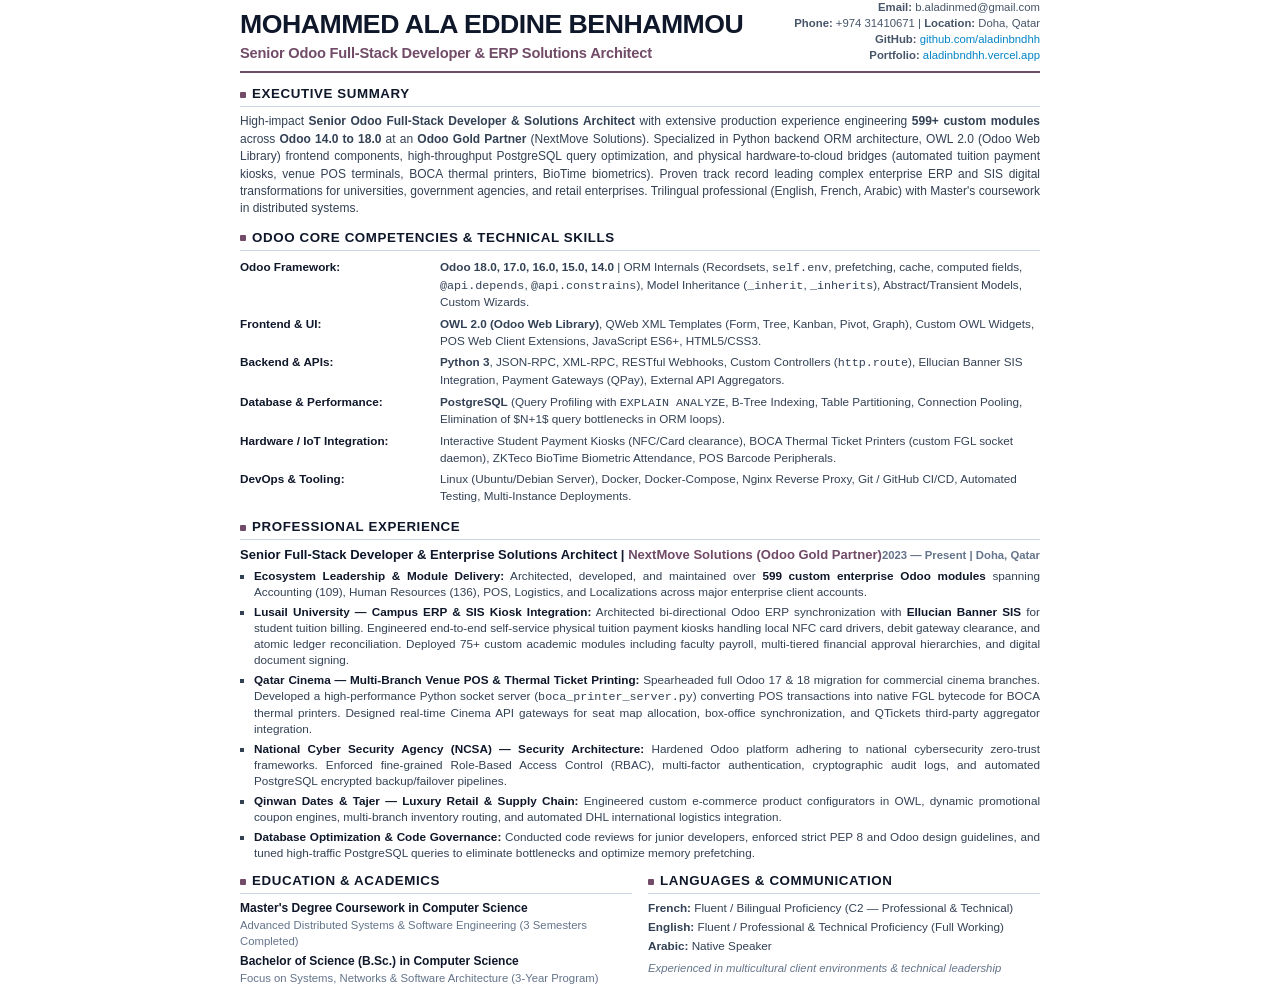
<file: resume.html>
<!DOCTYPE html>
<html lang="en">
<head>
  <meta charset="UTF-8">
  <meta name="viewport" content="width=device-width, initial-scale=1.0">
  <title>Mohammed Ala Eddine Benhammou - Senior Odoo Full-Stack Developer Resume</title>
  <style>
    @page {
      size: A4;
      margin: 10mm 12mm 10mm 12mm;
    }
    *, *::before, *::after {
      box-sizing: border-box;
      margin: 0;
      padding: 0;
    }
    body {
      font-family: 'Helvetica Neue', Helvetica, Arial, sans-serif;
      color: #1e293b;
      background: #ffffff;
      line-height: 1.42;
      font-size: 9.5pt;
      -webkit-font-smoothing: antialiased;
    }
    .resume-container {
      max-width: 800px;
      margin: 0 auto;
    }
    /* Header */
    header {
      border-bottom: 2px solid #714b67;
      padding-bottom: 8px;
      margin-bottom: 12px;
      display: flex;
      justify-content: space-between;
      align-items: flex-end;
    }
    .header-left h1 {
      font-size: 20pt;
      font-weight: 800;
      color: #0f172a;
      letter-spacing: -0.5px;
      line-height: 1.1;
      text-transform: uppercase;
    }
    .header-left .title {
      font-size: 11pt;
      font-weight: 700;
      color: #714b67;
      margin-top: 3px;
      letter-spacing: -0.2px;
    }
    .header-right {
      text-align: right;
      font-size: 8.5pt;
      color: #475569;
      line-height: 1.4;
    }
    .header-right a {
      color: #0284c7;
      text-decoration: none;
    }
    /* Sections */
    section {
      margin-bottom: 11px;
    }
    h2 {
      font-size: 10pt;
      font-weight: 800;
      text-transform: uppercase;
      letter-spacing: 0.6px;
      color: #0f172a;
      border-bottom: 1px solid #cbd5e1;
      padding-bottom: 2px;
      margin-bottom: 6px;
      display: flex;
      align-items: center;
      gap: 6px;
    }
    h2::before {
      content: "";
      display: inline-block;
      width: 6px;
      height: 6px;
      background-color: #714b67;
      border-radius: 1px;
    }
    p.summary {
      font-size: 9pt;
      color: #334155;
      line-height: 1.45;
      text-align: justify;
    }
    /* Skills Grid */
    .skills-table {
      width: 100%;
      border-collapse: collapse;
      font-size: 8.8pt;
    }
    .skills-table td {
      padding: 2.5px 0;
      vertical-align: top;
    }
    .skills-table td.cat {
      width: 25%;
      font-weight: 700;
      color: #0f172a;
    }
    .skills-table td.desc {
      width: 75%;
      color: #334155;
    }
    /* Experience */
    .exp-item {
      margin-bottom: 9px;
    }
    .exp-header {
      display: flex;
      justify-content: space-between;
      align-items: baseline;
      margin-bottom: 2px;
    }
    .role-company {
      font-size: 9.8pt;
      font-weight: 700;
      color: #0f172a;
    }
    .role-company span.company {
      color: #714b67;
      font-weight: 600;
    }
    .date-loc {
      font-size: 8.5pt;
      font-weight: 600;
      color: #64748b;
    }
    .exp-points {
      list-style-type: square;
      padding-left: 14px;
      margin-top: 3px;
    }
    .exp-points li {
      font-size: 8.8pt;
      color: #334155;
      margin-bottom: 3.5px;
      line-height: 1.38;
      text-align: justify;
    }
    .exp-points li strong {
      color: #0f172a;
    }
    /* Projects & Achievements */
    .proj-block {
      margin-top: 4px;
      padding-left: 6px;
      border-left: 2px solid #e2e8f0;
    }
    .proj-title {
      font-size: 9pt;
      font-weight: 700;
      color: #0f172a;
    }
    /* Education & Languages */
    .split-row {
      display: flex;
      justify-content: space-between;
      gap: 16px;
    }
    .split-col {
      flex: 1;
    }
    .edu-item {
      margin-bottom: 4px;
    }
    .edu-degree {
      font-weight: 700;
      font-size: 9pt;
      color: #0f172a;
    }
    .edu-school {
      font-size: 8.5pt;
      color: #64748b;
    }
    .lang-item {
      font-size: 8.8pt;
      color: #334155;
      margin-bottom: 2px;
    }
  </style>
</head>
<body>
  <div class="resume-container">
    <header>
      <div class="header-left">
        <h1>Mohammed Ala Eddine Benhammou</h1>
        <div class="title">Senior Odoo Full-Stack Developer & ERP Solutions Architect</div>
      </div>
      <div class="header-right">
        <div><strong>Email:</strong> b.aladinmed@gmail.com</div>
        <div><strong>Phone:</strong> +974 31410671 | <strong>Location:</strong> Doha, Qatar</div>
        <div><strong>GitHub:</strong> <a href="https://github.com/aladinbndhh">github.com/aladinbndhh</a></div>
        <div><strong>Portfolio:</strong> <a href="https://aladinbndhh.vercel.app/">aladinbndhh.vercel.app</a></div>
      </div>
    </header>

    <!-- Executive Summary -->
    <section>
      <h2>Executive Summary</h2>
      <p class="summary">
        High-impact <strong>Senior Odoo Full-Stack Developer & Solutions Architect</strong> with extensive production experience engineering <strong>599+ custom modules</strong> across <strong>Odoo 14.0 to 18.0</strong> at an <strong>Odoo Gold Partner</strong> (NextMove Solutions). Specialized in Python backend ORM architecture, OWL 2.0 (Odoo Web Library) frontend components, high-throughput PostgreSQL query optimization, and physical hardware-to-cloud bridges (automated tuition payment kiosks, venue POS terminals, BOCA thermal printers, BioTime biometrics). Proven track record leading complex enterprise ERP and SIS digital transformations for universities, government agencies, and retail enterprises. Trilingual professional (English, French, Arabic) with Master's coursework in distributed systems.
      </p>
    </section>

    <!-- Technical Mastery -->
    <section>
      <h2>Odoo Core Competencies & Technical Skills</h2>
      <table class="skills-table">
        <tr>
          <td class="cat">Odoo Framework:</td>
          <td class="desc"><strong>Odoo 18.0, 17.0, 16.0, 15.0, 14.0</strong> | ORM Internals (Recordsets, <code>self.env</code>, prefetching, cache, computed fields, <code>@api.depends</code>, <code>@api.constrains</code>), Model Inheritance (<code>_inherit</code>, <code>_inherits</code>), Abstract/Transient Models, Custom Wizards.</td>
        </tr>
        <tr>
          <td class="cat">Frontend & UI:</td>
          <td class="desc"><strong>OWL 2.0 (Odoo Web Library)</strong>, QWeb XML Templates (Form, Tree, Kanban, Pivot, Graph), Custom OWL Widgets, POS Web Client Extensions, JavaScript ES6+, HTML5/CSS3.</td>
        </tr>
        <tr>
          <td class="cat">Backend & APIs:</td>
          <td class="desc"><strong>Python 3</strong>, JSON-RPC, XML-RPC, RESTful Webhooks, Custom Controllers (<code>http.route</code>), Ellucian Banner SIS Integration, Payment Gateways (QPay), External API Aggregators.</td>
        </tr>
        <tr>
          <td class="cat">Database & Performance:</td>
          <td class="desc"><strong>PostgreSQL</strong> (Query Profiling with <code>EXPLAIN ANALYZE</code>, B-Tree Indexing, Table Partitioning, Connection Pooling, Elimination of $N+1$ query bottlenecks in ORM loops).</td>
        </tr>
        <tr>
          <td class="cat">Hardware / IoT Integration:</td>
          <td class="desc">Interactive Student Payment Kiosks (NFC/Card clearance), BOCA Thermal Ticket Printers (custom FGL socket daemon), ZKTeco BioTime Biometric Attendance, POS Barcode Peripherals.</td>
        </tr>
        <tr>
          <td class="cat">DevOps & Tooling:</td>
          <td class="desc">Linux (Ubuntu/Debian Server), Docker, Docker-Compose, Nginx Reverse Proxy, Git / GitHub CI/CD, Automated Testing, Multi-Instance Deployments.</td>
        </tr>
      </table>
    </section>

    <!-- Professional Experience -->
    <section>
      <h2>Professional Experience</h2>
      <div class="exp-item">
        <div class="exp-header">
          <div class="role-company">Senior Full-Stack Developer & Enterprise Solutions Architect | <span class="company">NextMove Solutions (Odoo Gold Partner)</span></div>
          <div class="date-loc">2023 — Present | Doha, Qatar</div>
        </div>
        <ul class="exp-points">
          <li><strong>Ecosystem Leadership & Module Delivery:</strong> Architected, developed, and maintained over <strong>599 custom enterprise Odoo modules</strong> spanning Accounting (109), Human Resources (136), POS, Logistics, and Localizations across major enterprise client accounts.</li>
          <li><strong>Lusail University — Campus ERP & SIS Kiosk Integration:</strong> Architected bi-directional Odoo ERP synchronization with <strong>Ellucian Banner SIS</strong> for student tuition billing. Engineered end-to-end self-service physical tuition payment kiosks handling local NFC card drivers, debit gateway clearance, and atomic ledger reconciliation. Deployed 75+ custom academic modules including faculty payroll, multi-tiered financial approval hierarchies, and digital document signing.</li>
          <li><strong>Qatar Cinema — Multi-Branch Venue POS & Thermal Ticket Printing:</strong> Spearheaded full Odoo 17 & 18 migration for commercial cinema branches. Developed a high-performance Python socket server (<code>boca_printer_server.py</code>) converting POS transactions into native FGL bytecode for BOCA thermal printers. Designed real-time Cinema API gateways for seat map allocation, box-office synchronization, and QTickets third-party aggregator integration.</li>
          <li><strong>National Cyber Security Agency (NCSA) — Security Architecture:</strong> Hardened Odoo platform adhering to national cybersecurity zero-trust frameworks. Enforced fine-grained Role-Based Access Control (RBAC), multi-factor authentication, cryptographic audit logs, and automated PostgreSQL encrypted backup/failover pipelines.</li>
          <li><strong>Qinwan Dates & Tajer — Luxury Retail & Supply Chain:</strong> Engineered custom e-commerce product configurators in OWL, dynamic promotional coupon engines, multi-branch inventory routing, and automated DHL international logistics integration.</li>
          <li><strong>Database Optimization & Code Governance:</strong> Conducted code reviews for junior developers, enforced strict PEP 8 and Odoo design guidelines, and tuned high-traffic PostgreSQL queries to eliminate bottlenecks and optimize memory prefetching.</li>
        </ul>
      </div>
    </section>

    <!-- Education & Languages -->
    <section>
      <div class="split-row">
        <div class="split-col">
          <h2>Education & Academics</h2>
          <div class="edu-item">
            <div class="edu-degree">Master's Degree Coursework in Computer Science</div>
            <div class="edu-school">Advanced Distributed Systems & Software Engineering (3 Semesters Completed)</div>
          </div>
          <div class="edu-item">
            <div class="edu-degree">Bachelor of Science (B.Sc.) in Computer Science</div>
            <div class="edu-school">Focus on Systems, Networks & Software Architecture (3-Year Program)</div>
          </div>
        </div>
        <div class="split-col">
          <h2>Languages & Communication</h2>
          <div class="lang-item"><strong>French:</strong> Fluent / Bilingual Proficiency (C2 — Professional & Technical)</div>
          <div class="lang-item"><strong>English:</strong> Fluent / Professional & Technical Proficiency (Full Working)</div>
          <div class="lang-item"><strong>Arabic:</strong> Native Speaker</div>
          <div style="margin-top: 6px; font-size: 8.5pt; color: #64748b;">
            <em>Experienced in multicultural client environments & technical leadership</em>
          </div>
        </div>
      </div>
    </section>

  </div>
</body>
</html>
</file>
<file: style.css>
/* ==========================================================================
   MOHAMMED ALA EDDINE BENHAMMOU - PORTFOLIO STYLESHEET
   Aesthetics: Obsidian Dark, Glassmorphism, Odoo Aubergine & Vivid Teal Accents
   ========================================================================== */

:root {
  --bg-primary: #07090e;
  --bg-secondary: #0d121d;
  --bg-card: rgba(16, 23, 38, 0.7);
  --bg-card-hover: rgba(24, 34, 56, 0.85);
  --bg-glass: rgba(255, 255, 255, 0.03);
  --bg-glass-card: rgba(255, 255, 255, 0.04);

  --border-subtle: rgba(255, 255, 255, 0.08);
  --border-glow: rgba(113, 75, 103, 0.4);
  --border-teal-glow: rgba(1, 126, 132, 0.4);

  --odoo-purple: #714b67;
  --odoo-purple-light: #8e5d82;
  --odoo-teal: #017e84;
  --odoo-teal-light: #02aab0;
  --accent-cyan: #00d2d3;
  --accent-amber: #f59e0b;
  --accent-green: #10b981;
  --accent-rose: #f43f5e;

  --text-main: #f8fafc;
  --text-muted: #94a3b8;
  --text-dim: #64748b;

  --font-family: 'Outfit', 'Inter', system-ui, -apple-system, sans-serif;
  --font-mono: 'JetBrains Mono', 'Fira Code', monospace;

  --radius-sm: 8px;
  --radius-md: 14px;
  --radius-lg: 20px;
  --radius-full: 9999px;

  --shadow-glow-purple: 0 0 30px rgba(113, 75, 103, 0.25);
  --shadow-glow-teal: 0 0 30px rgba(1, 126, 132, 0.25);
  --shadow-card: 0 10px 30px -10px rgba(0, 0, 0, 0.5);

  --transition-fast: 0.2s cubic-bezier(0.16, 1, 0.3, 1);
  --transition-smooth: 0.35s cubic-bezier(0.16, 1, 0.3, 1);
}

*, *::before, *::after {
  box-sizing: border-box;
  margin: 0;
  padding: 0;
}

html {
  scroll-behavior: smooth;
  font-size: 16px;
  background-color: var(--bg-primary);
  color: var(--text-main);
  overflow-x: hidden;
  max-width: 100%;
  width: 100%;
}

body {
  font-family: var(--font-family);
  line-height: 1.6;
  background-color: var(--bg-primary);
  overflow-x: hidden;
  max-width: 100%;
  width: 100%;
  position: relative;
  -webkit-font-smoothing: antialiased;
}

/* Ambient glow background */
.ambient-bg {
  position: fixed;
  top: 0;
  left: 0;
  right: 0;
  bottom: 0;
  width: 100%;
  height: 100%;
  z-index: -1;
  pointer-events: none;
  overflow: hidden;
  contain: strict;
}

.glow-orb {
  position: absolute;
  border-radius: 50%;
  filter: blur(140px);
  opacity: 0.22;
  max-width: 100%;
}

.orb-1 {
  width: 550px;
  height: 550px;
  top: -150px;
  left: -100px;
  background: radial-gradient(circle, var(--odoo-purple), transparent 70%);
}

.orb-2 {
  width: 600px;
  height: 600px;
  top: 30%;
  right: -150px;
  background: radial-gradient(circle, var(--odoo-teal), transparent 70%);
}

.orb-3 {
  width: 500px;
  height: 500px;
  bottom: -100px;
  left: 20%;
  background: radial-gradient(circle, #4f46e5, transparent 70%);
}

/* Container */
.container {
  width: 100%;
  max-width: 1240px;
  margin: 0 auto;
  padding: 0 24px;
  box-sizing: border-box;
}

/* Typography Helpers */
h1, h2, h3, h4, h5 {
  color: var(--text-main);
  font-weight: 700;
  letter-spacing: -0.02em;
}

a {
  color: inherit;
  text-decoration: none;
}

.gradient-text {
  background: linear-gradient(135deg, #ffffff 20%, #cbd5e1 50%, var(--accent-cyan) 100%);
  -webkit-background-clip: text;
  -webkit-text-fill-color: transparent;
}

.odoo-gradient-text {
  background: linear-gradient(135deg, #e2b3d8 0%, var(--odoo-purple-light) 50%, var(--accent-cyan) 100%);
  -webkit-background-clip: text;
  -webkit-text-fill-color: transparent;
}

/* ==========================================================================
   NAVIGATION BAR
   ========================================================================== */
.site-nav {
  position: sticky;
  top: 0;
  z-index: 100;
  background: rgba(7, 9, 14, 0.85);
  backdrop-filter: blur(16px);
  -webkit-backdrop-filter: blur(16px);
  border-bottom: 1px solid var(--border-subtle);
  transition: var(--transition-fast);
  width: 100%;
  max-width: 100%;
  box-sizing: border-box;
}

.nav-container {
  display: flex;
  align-items: center;
  justify-content: space-between;
  height: 72px;
  width: 100%;
  max-width: 1240px;
  box-sizing: border-box;
}

.nav-brand {
  display: flex;
  align-items: center;
  gap: 12px;
}

.nav-avatar {
  width: 44px;
  height: 44px;
  border-radius: 50%;
  border: 2px solid var(--odoo-purple-light);
  object-fit: cover;
  box-shadow: 0 0 14px rgba(113, 75, 103, 0.4);
}

.brand-text {
  display: flex;
  flex-direction: column;
}

.brand-name {
  font-weight: 700;
  font-size: 1.05rem;
  letter-spacing: -0.01em;
}

.brand-status {
  font-size: 0.72rem;
  color: var(--accent-green);
  display: flex;
  align-items: center;
  gap: 6px;
  font-weight: 500;
}

.pulse-dot {
  width: 7px;
  height: 7px;
  background-color: var(--accent-green);
  border-radius: 50%;
  display: inline-block;
  box-shadow: 0 0 8px var(--accent-green);
  animation: pulse 2s infinite;
}

@keyframes pulse {
  0% { transform: scale(0.95); opacity: 0.8; }
  50% { transform: scale(1.3); opacity: 1; }
  100% { transform: scale(0.95); opacity: 0.8; }
}

.nav-links {
  display: flex;
  align-items: center;
  gap: 28px;
  list-style: none;
}

.nav-link {
  font-size: 0.92rem;
  font-weight: 500;
  color: var(--text-muted);
  transition: var(--transition-fast);
  position: relative;
  padding: 6px 0;
}

.nav-link:hover, .nav-link.active {
  color: var(--text-main);
}

.nav-link.active::after {
  content: '';
  position: absolute;
  bottom: 0;
  left: 0;
  width: 100%;
  height: 2px;
  background: linear-gradient(90deg, var(--odoo-purple), var(--odoo-teal));
  border-radius: 2px;
}

.nav-actions {
  display: flex;
  align-items: center;
  gap: 12px;
}

.mobile-toggle {
  display: none;
  background: rgba(255, 255, 255, 0.05);
  border: 1px solid var(--border-subtle);
  border-radius: var(--radius-sm);
  cursor: pointer;
  padding: 8px 9px;
  width: 40px;
  height: 40px;
  flex-direction: column;
  justify-content: center;
  align-items: center;
  gap: 5px;
  transition: var(--transition-fast);
  z-index: 105;
}

.mobile-toggle:hover {
  background: rgba(255, 255, 255, 0.1);
  border-color: rgba(255, 255, 255, 0.2);
}

.hamburger-bar {
  display: block;
  width: 20px;
  height: 2px;
  background-color: var(--text-main);
  border-radius: 2px;
  transition: transform 0.3s ease, opacity 0.3s ease;
}

.mobile-toggle.is-open .hamburger-bar:nth-child(1) {
  transform: translateY(7px) rotate(45deg);
}

.mobile-toggle.is-open .hamburger-bar:nth-child(2) {
  opacity: 0;
}

.mobile-toggle.is-open .hamburger-bar:nth-child(3) {
  transform: translateY(-7px) rotate(-45deg);
}

.btn {
  display: inline-flex;
  align-items: center;
  justify-content: center;
  gap: 8px;
  padding: 10px 20px;
  border-radius: var(--radius-sm);
  font-size: 0.9rem;
  font-weight: 600;
  cursor: pointer;
  transition: var(--transition-smooth);
  border: 1px solid transparent;
}

.btn-primary {
  background: linear-gradient(135deg, var(--odoo-purple) 0%, #56334e 100%);
  color: #ffffff;
  box-shadow: 0 4px 18px rgba(113, 75, 103, 0.4);
}

.btn-primary:hover {
  transform: translateY(-2px);
  box-shadow: 0 6px 24px rgba(113, 75, 103, 0.6);
  background: linear-gradient(135deg, #845879 0%, #633a5a 100%);
}

.btn-secondary {
  background: rgba(255, 255, 255, 0.05);
  color: var(--text-main);
  border-color: var(--border-subtle);
  backdrop-filter: blur(8px);
}

.btn-secondary:hover {
  background: rgba(255, 255, 255, 0.09);
  border-color: rgba(255, 255, 255, 0.2);
  transform: translateY(-2px);
}

.btn-sm {
  padding: 7px 14px;
  font-size: 0.82rem;
}

/* Architecture & Status Badge */
.badge-pill {
  display: inline-block;
  background: rgba(113, 75, 103, 0.2);
  border: 1px solid rgba(113, 75, 103, 0.5);
  padding: 6px 14px;
  border-radius: var(--radius-full);
  font-size: 0.82rem;
  color: #f3c2e7;
  font-weight: 600;
  margin-bottom: 20px;
  box-shadow: 0 0 20px rgba(113, 75, 103, 0.2);
  max-width: 100%;
  box-sizing: border-box;
  white-space: normal;
  line-height: 1.45;
  word-break: break-word;
  overflow-wrap: break-word;
}

.badge-pill span {
  display: inline;
  word-break: break-word;
  overflow-wrap: break-word;
}

/* ==========================================================================
   HERO SECTION (OVERVIEW)
   ========================================================================== */
.hero-section {
  padding: 70px 0 90px;
  position: relative;
  overflow: hidden;
  width: 100%;
  max-width: 100%;
  box-sizing: border-box;
}

.hero-grid {
  display: grid;
  grid-template-columns: 1.15fr 0.85fr;
  gap: 48px;
  align-items: center;
  width: 100%;
  max-width: 100%;
  min-width: 0;
  box-sizing: border-box;
}

.hero-content {
  min-width: 0;
  max-width: 100%;
  width: 100%;
  box-sizing: border-box;
}

.hero-visual {
  min-width: 0;
  max-width: 100%;
  width: 100%;
  box-sizing: border-box;
}

.hero-content h1 {
  font-size: clamp(2.1rem, 4.2vw, 3.4rem);
  line-height: 1.14;
  margin-bottom: 16px;
  letter-spacing: -0.03em;
  word-break: break-word;
  overflow-wrap: break-word;
  max-width: 100%;
}

.hero-subtitle {
  font-size: 1.15rem;
  color: var(--text-muted);
  line-height: 1.6;
  margin-bottom: 30px;
  max-width: 600px;
  width: 100%;
  box-sizing: border-box;
  word-break: break-word;
  overflow-wrap: break-word;
}

.hero-highlights {
  display: grid;
  grid-template-columns: repeat(2, 1fr);
  gap: 16px;
  margin-bottom: 34px;
  width: 100%;
  max-width: 100%;
  min-width: 0;
  box-sizing: border-box;
}

.highlight-box {
  background: var(--bg-card);
  border: 1px solid var(--border-subtle);
  padding: 14px 18px;
  border-radius: var(--radius-md);
  display: flex;
  align-items: center;
  gap: 14px;
  transition: var(--transition-fast);
  min-width: 0;
  max-width: 100%;
  box-sizing: border-box;
}

.highlight-box:hover {
  border-color: var(--border-teal-glow);
  transform: translateY(-2px);
  background: var(--bg-card-hover);
}

.highlight-icon {
  font-size: 1.5rem;
  width: 44px;
  height: 44px;
  border-radius: var(--radius-sm);
  background: rgba(255, 255, 255, 0.05);
  display: flex;
  align-items: center;
  justify-content: center;
  flex-shrink: 0;
}

.highlight-text {
  min-width: 0;
  box-sizing: border-box;
}

.highlight-text strong {
  display: block;
  font-size: 1.05rem;
  color: var(--text-main);
  font-weight: 700;
  word-break: break-word;
  overflow-wrap: break-word;
}

.highlight-text span {
  font-size: 0.78rem;
  color: var(--text-muted);
  display: block;
  word-break: break-word;
  overflow-wrap: break-word;
}

.hero-cta {
  display: flex;
  flex-wrap: wrap;
  gap: 14px;
  align-items: center;
  width: 100%;
  max-width: 100%;
  box-sizing: border-box;
}

.hero-cta .btn {
  max-width: 100%;
  box-sizing: border-box;
  text-align: center;
}

/* Interactive Code / Terminal Window */
.terminal-window {
  background: #0b0e14;
  border: 1px solid var(--border-subtle);
  border-radius: var(--radius-lg);
  overflow: hidden;
  box-shadow: 0 20px 50px rgba(0, 0, 0, 0.7), var(--shadow-glow-purple);
  position: relative;
  width: 100%;
  max-width: 100%;
  min-width: 0;
  box-sizing: border-box;
}

.terminal-header {
  background: rgba(255, 255, 255, 0.03);
  padding: 12px 18px;
  display: flex;
  align-items: center;
  justify-content: space-between;
  border-bottom: 1px solid var(--border-subtle);
  width: 100%;
  max-width: 100%;
  box-sizing: border-box;
  gap: 10px;
}

.terminal-dots {
  display: flex;
  gap: 8px;
  flex-shrink: 0;
}

.dot {
  width: 11px;
  height: 11px;
  border-radius: 50%;
}

.dot-red { background-color: #ff5f56; }
.dot-yellow { background-color: #ffbd2e; }
.dot-green { background-color: #27c93f; }

.terminal-tabs {
  display: flex;
  gap: 6px;
  max-width: 100%;
  overflow-x: auto;
  -webkit-overflow-scrolling: touch;
  scrollbar-width: none;
}

.terminal-tabs::-webkit-scrollbar {
  display: none;
}

.tab-btn {
  background: transparent;
  border: none;
  color: var(--text-dim);
  font-family: var(--font-mono);
  font-size: 0.78rem;
  padding: 4px 10px;
  border-radius: 4px;
  cursor: pointer;
  transition: var(--transition-fast);
  white-space: nowrap;
  flex-shrink: 0;
}

.tab-btn.active, .tab-btn:hover {
  color: var(--text-main);
  background: rgba(255, 255, 255, 0.08);
}

.terminal-body {
  padding: 20px;
  font-family: var(--font-mono);
  font-size: 0.82rem;
  line-height: 1.6;
  color: #cbd5e1;
  overflow-x: auto;
  max-width: 100%;
  width: 100%;
  min-width: 0;
  box-sizing: border-box;
  -webkit-overflow-scrolling: touch;
  margin: 0;
}

.code-keyword { color: #f472b6; font-weight: 600; }
.code-fn { color: #60a5fa; }
.code-str { color: #34d399; }
.code-comment { color: #64748b; font-style: italic; }
.code-num { color: #fbbf24; }
.code-class { color: #a78bfa; font-weight: 600; }

/* Metrics Banner Strip */
.metrics-strip {
  margin-top: 50px;
  padding: 28px;
  background: var(--bg-card);
  border: 1px solid var(--border-subtle);
  border-radius: var(--radius-lg);
  display: grid;
  grid-template-columns: repeat(4, 1fr);
  gap: 20px;
  text-align: center;
  width: 100%;
  max-width: 100%;
  min-width: 0;
  box-sizing: border-box;
}

.metric-item {
  min-width: 0;
  box-sizing: border-box;
}

.metric-item .count {
  font-size: 2.3rem;
  font-weight: 800;
  color: #ffffff;
  display: block;
  letter-spacing: -0.02em;
  word-break: break-word;
}

.metric-item .label {
  font-size: 0.85rem;
  color: var(--text-muted);
  font-weight: 500;
  word-break: break-word;
  overflow-wrap: break-word;
}

/* ==========================================================================
   SECTION COMMON
   ========================================================================== */
section {
  padding: 90px 0;
  position: relative;
  overflow: hidden;
}

.section-header {
  text-align: center;
  max-width: 720px;
  margin: 0 auto 55px;
}

.section-tag {
  display: inline-block;
  font-size: 0.78rem;
  font-weight: 700;
  text-transform: uppercase;
  letter-spacing: 0.12em;
  color: var(--accent-cyan);
  margin-bottom: 10px;
}

.section-title {
  font-size: 2.3rem;
  margin-bottom: 14px;
}

.section-desc {
  font-size: 1.05rem;
  color: var(--text-muted);
}

/* ==========================================================================
   FLAGSHIP ENTERPRISE PROJECTS
   ========================================================================== */
.projects-grid {
  display: grid;
  grid-template-columns: repeat(2, 1fr);
  gap: 28px;
}

.project-card {
  background: var(--bg-card);
  border: 1px solid var(--border-subtle);
  border-radius: var(--radius-lg);
  padding: 30px;
  transition: var(--transition-smooth);
  display: flex;
  flex-direction: column;
  justify-content: space-between;
  position: relative;
  overflow: hidden;
}

.project-card::before {
  content: '';
  position: absolute;
  top: 0;
  left: 0;
  width: 100%;
  height: 3px;
  background: linear-gradient(90deg, var(--odoo-purple), var(--odoo-teal));
  opacity: 0;
  transition: var(--transition-fast);
}

.project-card:hover {
  transform: translateY(-6px);
  border-color: rgba(255, 255, 255, 0.18);
  box-shadow: var(--shadow-card), var(--shadow-glow-purple);
  background: var(--bg-card-hover);
}

.project-card:hover::before {
  opacity: 1;
}

.project-meta {
  display: flex;
  align-items: center;
  justify-content: space-between;
  margin-bottom: 18px;
}

.client-badge {
  display: inline-flex;
  align-items: center;
  gap: 8px;
  font-size: 0.8rem;
  font-weight: 600;
  padding: 4px 12px;
  border-radius: var(--radius-full);
  background: rgba(255, 255, 255, 0.05);
  color: var(--text-muted);
}

.project-year {
  font-size: 0.8rem;
  color: var(--text-dim);
  font-weight: 500;
}

.project-title {
  font-size: 1.4rem;
  margin-bottom: 12px;
}

.project-desc {
  font-size: 0.94rem;
  color: var(--text-muted);
  line-height: 1.6;
  margin-bottom: 20px;
}

.project-highlights {
  list-style: none;
  margin-bottom: 24px;
  display: flex;
  flex-direction: column;
  gap: 8px;
}

.project-highlights li {
  font-size: 0.88rem;
  color: #cbd5e1;
  display: flex;
  align-items: flex-start;
  gap: 10px;
}

.project-highlights li svg {
  color: var(--accent-cyan);
  flex-shrink: 0;
  margin-top: 4px;
}

.tech-tags {
  display: flex;
  flex-wrap: wrap;
  gap: 8px;
  margin-top: auto;
  padding-top: 18px;
  border-top: 1px solid var(--border-subtle);
}

.tech-tag {
  font-size: 0.74rem;
  font-family: var(--font-mono);
  background: rgba(255, 255, 255, 0.04);
  color: #cbd5e1;
  padding: 4px 10px;
  border-radius: 4px;
  border: 1px solid rgba(255, 255, 255, 0.06);
}

/* ==========================================================================
   INTERACTIVE 599+ MODULE DIRECTORY
   ========================================================================== */
.directory-controls {
  background: var(--bg-card);
  border: 1px solid var(--border-subtle);
  border-radius: var(--radius-lg);
  padding: 22px;
  margin-bottom: 30px;
  display: flex;
  flex-direction: column;
  gap: 18px;
  min-width: 0;
  max-width: 100%;
  box-sizing: border-box;
}

.search-box-wrap {
  position: relative;
  width: 100%;
}

.search-icon {
  position: absolute;
  left: 16px;
  top: 50%;
  transform: translateY(-50%);
  color: var(--text-dim);
}

.module-search-input {
  width: 100%;
  padding: 14px 16px 14px 46px;
  background: rgba(0, 0, 0, 0.35);
  border: 1px solid var(--border-subtle);
  border-radius: var(--radius-md);
  color: var(--text-main);
  font-size: 0.95rem;
  font-family: var(--font-family);
  transition: var(--transition-fast);
  box-sizing: border-box;
}

.module-search-input:focus {
  outline: none;
  border-color: var(--odoo-teal);
  box-shadow: 0 0 16px rgba(1, 126, 132, 0.3);
}

.category-filter-chips {
  display: flex;
  flex-wrap: wrap;
  gap: 10px;
}

.filter-chip {
  background: rgba(255, 255, 255, 0.04);
  border: 1px solid var(--border-subtle);
  color: var(--text-muted);
  font-size: 0.8rem;
  font-weight: 500;
  padding: 6px 14px;
  border-radius: var(--radius-full);
  cursor: pointer;
  transition: var(--transition-fast);
}

.filter-chip:hover, .filter-chip.active {
  background: var(--odoo-purple);
  color: #ffffff;
  border-color: var(--odoo-purple-light);
  box-shadow: 0 0 12px rgba(113, 75, 103, 0.4);
}

.module-stats-bar {
  display: flex;
  justify-content: space-between;
  align-items: center;
  font-size: 0.84rem;
  color: var(--text-muted);
  padding: 0 4px;
}

.modules-grid {
  display: grid;
  grid-template-columns: repeat(3, 1fr);
  gap: 18px;
}

.module-card {
  background: var(--bg-card);
  border: 1px solid var(--border-subtle);
  border-radius: var(--radius-md);
  padding: 20px;
  transition: var(--transition-fast);
  display: flex;
  flex-direction: column;
  justify-content: space-between;
  min-width: 0;
  box-sizing: border-box;
}

.module-card:hover {
  border-color: var(--border-teal-glow);
  transform: translateY(-3px);
  background: var(--bg-card-hover);
}

.module-card-header {
  display: flex;
  justify-content: space-between;
  align-items: flex-start;
  margin-bottom: 10px;
  gap: 8px;
}

.module-category-pill {
  font-size: 0.7rem;
  font-weight: 600;
  color: var(--accent-cyan);
  background: rgba(0, 210, 211, 0.1);
  padding: 2px 8px;
  border-radius: 4px;
  white-space: nowrap;
}

.module-version {
  font-size: 0.72rem;
  font-family: var(--font-mono);
  color: var(--text-dim);
  white-space: nowrap;
}

.module-card-title {
  font-size: 1.05rem;
  margin-bottom: 6px;
  font-weight: 600;
  word-break: break-word;
}

.module-card-summary {
  font-size: 0.82rem;
  color: var(--text-muted);
  line-height: 1.5;
  margin-bottom: 14px;
  word-break: break-word;
}

.module-repo-source {
  font-size: 0.72rem;
  color: var(--text-dim);
  font-family: var(--font-mono);
  display: flex;
  align-items: center;
  gap: 6px;
  padding-top: 10px;
  border-top: 1px solid rgba(255, 255, 255, 0.05);
}

.pagination-controls {
  margin-top: 35px;
  display: flex;
  justify-content: center;
  align-items: center;
  gap: 14px;
}

/* ==========================================================================
   INTERACTIVE HARDWARE & IOT LAB DEMO
   ========================================================================== */
.lab-card {
  background: #090d15;
  border: 1px solid var(--border-subtle);
  border-radius: var(--radius-lg);
  padding: 36px;
  box-shadow: var(--shadow-card);
  min-width: 0;
  max-width: 100%;
  box-sizing: border-box;
}

.lab-modes {
  display: flex;
  justify-content: center;
  gap: 12px;
  margin-bottom: 34px;
  flex-wrap: wrap;
}

.lab-mode-btn {
  background: rgba(255, 255, 255, 0.04);
  border: 1px solid var(--border-subtle);
  color: var(--text-muted);
  padding: 10px 20px;
  border-radius: var(--radius-md);
  font-weight: 600;
  font-size: 0.9rem;
  cursor: pointer;
  display: flex;
  align-items: center;
  gap: 8px;
  transition: var(--transition-fast);
}

.lab-mode-btn.active, .lab-mode-btn:hover {
  background: linear-gradient(135deg, var(--odoo-purple), var(--odoo-teal));
  color: #ffffff;
  border-color: transparent;
  box-shadow: 0 4px 18px rgba(1, 126, 132, 0.35);
}

.lab-pipeline {
  display: grid;
  grid-template-columns: 1fr auto 1fr auto 1fr;
  align-items: center;
  gap: 16px;
  margin-bottom: 35px;
  min-width: 0;
  max-width: 100%;
}

.pipeline-node {
  background: var(--bg-card);
  border: 1px solid var(--border-subtle);
  border-radius: var(--radius-md);
  padding: 22px 18px;
  text-align: center;
  transition: var(--transition-smooth);
  position: relative;
  min-width: 0;
  box-sizing: border-box;
}

.pipeline-node.active-step {
  border-color: var(--accent-cyan);
  box-shadow: 0 0 20px rgba(0, 210, 211, 0.3);
  transform: scale(1.02);
}

.node-icon {
  font-size: 2rem;
  margin-bottom: 8px;
  display: block;
}

.node-title {
  font-size: 1rem;
  font-weight: 700;
  margin-bottom: 4px;
}

.node-desc {
  font-size: 0.78rem;
  color: var(--text-muted);
}

.pipeline-connector {
  font-size: 1.4rem;
  color: var(--text-dim);
  animation: floatArrow 2s infinite ease-in-out;
}

@keyframes floatArrow {
  0%, 100% { transform: translateX(0); }
  50% { transform: translateX(5px); }
}

.lab-console {
  background: #05070a;
  border: 1px solid rgba(255, 255, 255, 0.08);
  border-radius: var(--radius-md);
  padding: 20px;
  font-family: var(--font-mono);
  font-size: 0.82rem;
  min-width: 0;
  max-width: 100%;
  box-sizing: border-box;
  overflow-x: auto;
}

.console-header {
  display: flex;
  justify-content: space-between;
  align-items: center;
  margin-bottom: 14px;
  border-bottom: 1px solid rgba(255, 255, 255, 0.06);
  padding-bottom: 10px;
  gap: 8px;
}

.console-title {
  color: var(--accent-cyan);
  font-weight: 600;
}

.console-logs {
  max-height: 220px;
  overflow-y: auto;
  display: flex;
  flex-direction: column;
  gap: 6px;
}

.log-entry {
  line-height: 1.5;
  word-break: break-all;
}

.log-time { color: var(--text-dim); }
.log-hardware { color: var(--accent-amber); }
.log-odoo { color: #a78bfa; }
.log-success { color: var(--accent-green); }

.lab-actions {
  margin-top: 24px;
  display: flex;
  justify-content: center;
  gap: 14px;
  flex-wrap: wrap;
}

/* ==========================================================================
   SKILLS & TECHNICAL MATRIX
   ========================================================================== */
.skills-grid {
  display: grid;
  grid-template-columns: repeat(3, 1fr);
  gap: 24px;
}

.skill-category-card {
  background: var(--bg-card);
  border: 1px solid var(--border-subtle);
  border-radius: var(--radius-lg);
  padding: 28px;
  min-width: 0;
  box-sizing: border-box;
}

.skill-cat-header {
  display: flex;
  align-items: center;
  gap: 14px;
  margin-bottom: 22px;
}

.cat-icon-wrap {
  width: 44px;
  height: 44px;
  border-radius: var(--radius-sm);
  background: rgba(255, 255, 255, 0.05);
  display: flex;
  align-items: center;
  justify-content: center;
  font-size: 1.4rem;
  flex-shrink: 0;
}

.skill-items {
  list-style: none;
  display: flex;
  flex-direction: column;
  gap: 14px;
}

.skill-item-header {
  display: flex;
  justify-content: space-between;
  font-size: 0.88rem;
  font-weight: 600;
  margin-bottom: 6px;
}

.skill-bar {
  width: 100%;
  height: 6px;
  background: rgba(255, 255, 255, 0.06);
  border-radius: 4px;
  overflow: hidden;
}

.skill-fill {
  height: 100%;
  border-radius: 4px;
  background: linear-gradient(90deg, var(--odoo-purple), var(--accent-cyan));
}

/* ==========================================================================
   EXPERIENCE & EDUCATION TIMELINE
   ========================================================================== */
.timeline {
  position: relative;
  max-width: 860px;
  margin: 0 auto;
  padding-left: 30px;
  box-sizing: border-box;
}

.timeline::before {
  content: '';
  position: absolute;
  left: 0;
  top: 10px;
  bottom: 10px;
  width: 2px;
  background: linear-gradient(180deg, var(--odoo-purple), var(--odoo-teal), transparent);
}

.timeline-item {
  position: relative;
  margin-bottom: 45px;
}

.timeline-item::before {
  content: '';
  position: absolute;
  left: -37px;
  top: 8px;
  width: 16px;
  height: 16px;
  border-radius: 50%;
  background: var(--bg-primary);
  border: 3px solid var(--accent-cyan);
  box-shadow: 0 0 10px var(--accent-cyan);
}

.timeline-card {
  background: var(--bg-card);
  border: 1px solid var(--border-subtle);
  border-radius: var(--radius-lg);
  padding: 28px;
  min-width: 0;
  box-sizing: border-box;
}

.timeline-meta {
  display: flex;
  justify-content: space-between;
  align-items: center;
  margin-bottom: 10px;
  gap: 8px;
}

.timeline-role {
  font-size: 1.25rem;
  font-weight: 700;
  word-break: break-word;
}

.timeline-date {
  font-size: 0.82rem;
  color: var(--accent-cyan);
  font-weight: 600;
  background: rgba(0, 210, 211, 0.08);
  padding: 4px 10px;
  border-radius: var(--radius-full);
  white-space: nowrap;
}

.timeline-org {
  font-size: 0.95rem;
  color: var(--text-muted);
  margin-bottom: 14px;
  display: flex;
  align-items: center;
  gap: 8px;
}

.timeline-points {
  list-style: none;
  display: flex;
  flex-direction: column;
  gap: 10px;
}

.timeline-points li {
  font-size: 0.9rem;
  color: #cbd5e1;
  position: relative;
  padding-left: 18px;
  word-break: break-word;
}

.timeline-points li::before {
  content: '▸';
  position: absolute;
  left: 0;
  color: var(--odoo-purple-light);
}

/* ==========================================================================
   CONTACT & HIRING INQUIRIES
   ========================================================================== */
.contact-card {
  background: linear-gradient(135deg, rgba(113, 75, 103, 0.15) 0%, rgba(1, 126, 132, 0.15) 100%), var(--bg-card);
  border: 1px solid var(--border-subtle);
  border-radius: var(--radius-lg);
  padding: 50px;
  text-align: center;
  max-width: 900px;
  margin: 0 auto;
  min-width: 0;
  box-sizing: border-box;
}

.contact-card h2 {
  font-size: 2.2rem;
  margin-bottom: 16px;
  word-break: break-word;
}

.contact-card p {
  color: var(--text-muted);
  font-size: 1.05rem;
  max-width: 620px;
  margin: 0 auto 36px;
}

.contact-links-grid {
  display: grid;
  grid-template-columns: repeat(4, 1fr);
  gap: 16px;
  margin-bottom: 34px;
}

.contact-link-box {
  background: rgba(0, 0, 0, 0.35);
  border: 1px solid var(--border-subtle);
  border-radius: var(--radius-md);
  padding: 18px 12px;
  display: flex;
  flex-direction: column;
  align-items: center;
  gap: 10px;
  transition: var(--transition-fast);
  min-width: 0;
  box-sizing: border-box;
}

.contact-link-box:hover {
  border-color: var(--accent-cyan);
  transform: translateY(-3px);
  background: rgba(0, 0, 0, 0.55);
}

.contact-link-icon {
  font-size: 1.6rem;
}

.contact-link-title {
  font-size: 0.9rem;
  font-weight: 600;
  color: var(--text-main);
  word-break: break-word;
}

.contact-link-val {
  font-size: 0.74rem;
  color: var(--text-muted);
  word-break: break-all;
}

/* Footer */
footer {
  border-top: 1px solid var(--border-subtle);
  padding: 35px 0;
  text-align: center;
  font-size: 0.86rem;
  color: var(--text-dim);
}

/* ==========================================================================
   RESPONSIVE MEDIA QUERIES (TABLET & MOBILE)
   ========================================================================== */

/* Tablet Breakpoint (max-width: 1024px) */
@media (max-width: 1024px) {
  .hero-section {
    padding: 55px 0 70px;
  }
  .hero-grid {
    grid-template-columns: 1fr;
    gap: 36px;
    width: 100%;
  }
  .hero-highlights {
    grid-template-columns: repeat(2, 1fr);
    gap: 14px;
  }
  .metrics-strip {
    grid-template-columns: repeat(2, 1fr);
    padding: 22px 18px;
    gap: 18px;
    margin-top: 36px;
  }
  .projects-grid {
    grid-template-columns: 1fr;
    gap: 22px;
  }
  .modules-grid {
    grid-template-columns: repeat(2, 1fr);
  }
  .skills-grid {
    grid-template-columns: 1fr;
    gap: 20px;
  }
  .lab-pipeline {
    grid-template-columns: 1fr;
    text-align: center;
    gap: 12px;
  }
  .pipeline-connector {
    transform: rotate(90deg);
  }
}

/* Medium Tablets & Mobile Navigation (max-width: 860px) */
@media (max-width: 860px) {
  .mobile-toggle {
    display: flex;
  }

  .nav-links {
    position: fixed;
    top: 0;
    right: 0;
    width: 100%;
    height: 100vh;
    height: 100dvh;
    background: rgba(7, 9, 14, 0.98);
    backdrop-filter: blur(24px);
    -webkit-backdrop-filter: blur(24px);
    flex-direction: column;
    justify-content: center;
    align-items: center;
    gap: 24px;
    z-index: 100;
    transform: translateX(100%);
    visibility: hidden;
    opacity: 0;
    pointer-events: none;
    transition: transform 0.35s cubic-bezier(0.16, 1, 0.3, 1), opacity 0.25s ease, visibility 0.35s;
    padding: 30px;
    box-sizing: border-box;
  }

  .nav-links.nav-active {
    transform: translateX(0);
    visibility: visible;
    opacity: 1;
    pointer-events: auto;
  }

  .nav-links .nav-link {
    font-size: 1.25rem;
    font-weight: 600;
    padding: 8px 16px;
  }

  .nav-actions #btn-nav-cv {
    display: none;
  }
}

/* Intermediate Small Tablets (max-width: 768px) */
@media (max-width: 768px) {
  .hero-highlights {
    grid-template-columns: 1fr;
    gap: 12px;
  }
  .hero-subtitle {
    font-size: 1.05rem;
    margin-bottom: 24px;
  }
  .terminal-header {
    flex-direction: column;
    align-items: flex-start;
    gap: 10px;
    padding: 12px 14px;
  }
  .terminal-tabs {
    width: 100%;
    overflow-x: auto;
    -webkit-overflow-scrolling: touch;
    padding-bottom: 4px;
  }
}

/* Mobile Screens (max-width: 640px) */
@media (max-width: 640px) {
  .container {
    padding: 0 16px;
  }

  .site-nav .nav-container {
    height: 62px;
  }

  .nav-brand {
    gap: 10px;
  }

  .nav-avatar {
    width: 36px;
    height: 36px;
  }

  .brand-name {
    font-size: 0.92rem;
  }

  .brand-status {
    font-size: 0.68rem;
  }

  .nav-actions #btn-nav-contact {
    display: none;
  }

  /* Hero Section (Overview) */
  .hero-section {
    padding: 35px 0 50px;
    overflow: hidden;
  }

  .badge-pill {
    display: inline-block;
    font-size: 0.74rem;
    padding: 7px 12px;
    margin-bottom: 16px;
    line-height: 1.4;
    text-align: left;
    white-space: normal;
    border-radius: var(--radius-md);
    max-width: 100%;
    box-sizing: border-box;
  }

  .hero-content h1 {
    font-size: clamp(1.85rem, 7.2vw, 2.35rem);
    line-height: 1.18;
    margin-bottom: 14px;
    word-break: break-word;
    overflow-wrap: break-word;
  }

  .hero-subtitle {
    font-size: 0.94rem;
    line-height: 1.55;
    margin-bottom: 20px;
  }

  .hero-highlights {
    grid-template-columns: 1fr;
    gap: 10px;
    margin-bottom: 24px;
  }

  .highlight-box {
    padding: 12px 14px;
    gap: 12px;
  }

  .highlight-icon {
    width: 38px;
    height: 38px;
    font-size: 1.25rem;
  }

  .highlight-text strong {
    font-size: 0.95rem;
    white-space: normal;
  }

  .highlight-text span {
    font-size: 0.72rem;
  }

  .hero-cta {
    flex-direction: column;
    width: 100%;
    gap: 10px;
  }

  .hero-cta .btn {
    width: 100%;
    padding: 12px 16px;
    font-size: 0.88rem;
    justify-content: center;
    box-sizing: border-box;
    white-space: normal;
    text-align: center;
  }

  /* Terminal Window */
  .terminal-window {
    width: 100%;
    max-width: 100%;
    border-radius: var(--radius-md);
  }

  .terminal-header {
    padding: 10px 12px;
    flex-direction: column;
    align-items: flex-start;
    gap: 8px;
    width: 100%;
  }

  .terminal-tabs {
    width: 100%;
    overflow-x: auto;
    -webkit-overflow-scrolling: touch;
    padding-bottom: 4px;
    display: flex;
    gap: 6px;
  }

  .tab-btn {
    font-size: 0.72rem;
    padding: 5px 8px;
    white-space: nowrap;
    flex-shrink: 0;
  }

  .terminal-body {
    padding: 14px 12px;
    font-size: 0.72rem;
    line-height: 1.5;
    width: 100%;
    max-width: 100%;
    overflow-x: auto;
    -webkit-overflow-scrolling: touch;
    box-sizing: border-box;
  }

  /* Metrics Strip */
  .metrics-strip {
    grid-template-columns: repeat(2, 1fr);
    padding: 16px 10px;
    gap: 16px 8px;
    margin-top: 28px;
    border-radius: var(--radius-md);
    width: 100%;
    max-width: 100%;
    box-sizing: border-box;
  }

  .metric-item {
    min-width: 0;
    max-width: 100%;
    overflow: hidden;
    padding: 4px 2px;
    box-sizing: border-box;
  }

  .metric-item .count {
    font-size: clamp(1.35rem, 4.8vw, 1.7rem);
    line-height: 1.15;
    word-break: break-word;
    overflow-wrap: break-word;
  }

  .metric-item .label {
    font-size: clamp(0.68rem, 2.4vw, 0.75rem);
    line-height: 1.35;
    word-break: break-word;
    overflow-wrap: break-word;
  }

  /* Section Common */
  section {
    padding: 55px 0;
    overflow: hidden;
  }

  .section-header {
    margin-bottom: 35px;
  }

  .section-title {
    font-size: 1.75rem;
    line-height: 1.2;
    word-break: break-word;
  }

  .section-desc {
    font-size: 0.92rem;
  }

  /* Projects */
  .project-card {
    padding: 20px 16px;
    border-radius: var(--radius-md);
    max-width: 100%;
    box-sizing: border-box;
  }

  .project-title {
    font-size: 1.2rem;
    line-height: 1.3;
  }

  .project-desc {
    font-size: 0.88rem;
    margin-bottom: 16px;
  }

  .project-highlights {
    margin-bottom: 18px;
    gap: 10px;
  }

  .project-highlights li {
    font-size: 0.82rem;
    line-height: 1.45;
  }

  /* 599+ Directory */
  .directory-controls {
    padding: 16px 12px;
    border-radius: var(--radius-md);
    gap: 14px;
    margin-bottom: 22px;
    max-width: 100%;
    box-sizing: border-box;
    overflow: hidden;
  }

  .module-search-input {
    font-size: 0.86rem;
    padding: 12px 14px 12px 42px;
    max-width: 100%;
    box-sizing: border-box;
  }

  .category-filter-chips {
    display: flex;
    flex-wrap: nowrap;
    overflow-x: auto;
    -webkit-overflow-scrolling: touch;
    padding-bottom: 6px;
    gap: 8px;
    scrollbar-width: none;
    max-width: 100%;
    width: 100%;
    box-sizing: border-box;
  }

  .category-filter-chips::-webkit-scrollbar {
    display: none;
  }

  .filter-chip {
    white-space: nowrap;
    font-size: 0.74rem;
    padding: 6px 12px;
    flex-shrink: 0;
  }

  .module-stats-bar {
    flex-direction: column;
    align-items: flex-start;
    gap: 4px;
    font-size: 0.75rem;
  }

  .modules-grid {
    grid-template-columns: 1fr;
    gap: 14px;
    max-width: 100%;
  }

  .module-card {
    padding: 16px 14px;
    border-radius: var(--radius-md);
    max-width: 100%;
    box-sizing: border-box;
  }

  .module-card-title {
    font-size: 0.98rem;
    word-break: break-word;
  }

  .module-card-summary {
    font-size: 0.8rem;
  }

  /* Hardware Lab */
  .lab-card {
    padding: 20px 14px;
    border-radius: var(--radius-md);
    max-width: 100%;
    box-sizing: border-box;
  }

  .lab-modes {
    flex-direction: column;
    gap: 8px;
    margin-bottom: 24px;
  }

  .lab-mode-btn {
    width: 100%;
    justify-content: center;
    font-size: 0.82rem;
    padding: 10px 14px;
    box-sizing: border-box;
  }

  .lab-pipeline {
    grid-template-columns: 1fr;
    gap: 8px;
    margin-bottom: 20px;
    max-width: 100%;
  }

  .pipeline-node {
    padding: 14px 12px;
    border-radius: var(--radius-sm);
    max-width: 100%;
    box-sizing: border-box;
  }

  .node-icon {
    font-size: 1.6rem;
    margin-bottom: 4px;
  }

  .node-title {
    font-size: 0.92rem;
    word-break: break-word;
  }

  .node-desc {
    font-size: 0.74rem;
  }

  .pipeline-connector {
    transform: rotate(90deg);
    font-size: 1.1rem;
    margin: 2px 0;
  }

  .lab-console {
    padding: 12px;
    font-size: 0.72rem;
    border-radius: var(--radius-sm);
    max-width: 100%;
    box-sizing: border-box;
    overflow-x: auto;
  }

  .console-header {
    flex-direction: column;
    align-items: flex-start;
    gap: 4px;
    font-size: 0.72rem;
  }

  .lab-actions {
    margin-top: 18px;
  }

  .lab-actions .btn {
    width: 100%;
    padding: 12px 14px;
    font-size: 0.84rem;
    white-space: normal;
    text-align: center;
    box-sizing: border-box;
  }

  /* Skills */
  .skill-category-card {
    padding: 20px 16px;
    border-radius: var(--radius-md);
    max-width: 100%;
    box-sizing: border-box;
  }

  /* Timeline */
  .timeline {
    padding-left: 20px;
  }

  .timeline::before {
    left: 2px;
  }

  .timeline-item {
    margin-bottom: 30px;
  }

  .timeline-item::before {
    left: -24px;
    width: 12px;
    height: 12px;
    top: 6px;
  }

  .timeline-card {
    padding: 18px 14px;
    border-radius: var(--radius-md);
    max-width: 100%;
    box-sizing: border-box;
  }

  .timeline-meta {
    flex-direction: column;
    align-items: flex-start;
    gap: 6px;
  }

  .timeline-role {
    font-size: 1.05rem;
    line-height: 1.3;
    word-break: break-word;
  }

  .timeline-date {
    font-size: 0.74rem;
  }

  .timeline-org {
    font-size: 0.84rem;
  }

  .timeline-points li {
    font-size: 0.82rem;
    line-height: 1.45;
  }

  /* Contact */
  .contact-card {
    padding: 28px 16px;
    border-radius: var(--radius-md);
    max-width: 100%;
    box-sizing: border-box;
  }

  .contact-card h2 {
    font-size: 1.6rem;
    line-height: 1.25;
    word-break: break-word;
  }

  .contact-card p {
    font-size: 0.88rem;
    margin-bottom: 22px;
  }

  .contact-links-grid {
    grid-template-columns: 1fr;
    gap: 10px;
    margin-bottom: 22px;
    max-width: 100%;
  }

  .contact-link-box {
    padding: 14px 12px;
    max-width: 100%;
    box-sizing: border-box;
  }

  .contact-card .btn {
    width: 100%;
    padding: 12px 16px;
    box-sizing: border-box;
  }

  footer {
    padding: 25px 0;
    font-size: 0.78rem;
  }
}

/* Small Phones (max-width: 440px) */
@media (max-width: 440px) {
  .hero-content h1 {
    font-size: 1.75rem;
    line-height: 1.2;
  }

  .metrics-strip {
    grid-template-columns: 1fr;
    gap: 14px;
    padding: 16px 12px;
  }

  .badge-pill {
    font-size: 0.72rem;
    padding: 6px 10px;
    border-radius: var(--radius-md);
  }

  .highlight-box {
    padding: 10px 12px;
  }

  .highlight-text strong {
    font-size: 0.9rem;
  }

  .highlight-text span {
    font-size: 0.7rem;
  }
}
</file>
